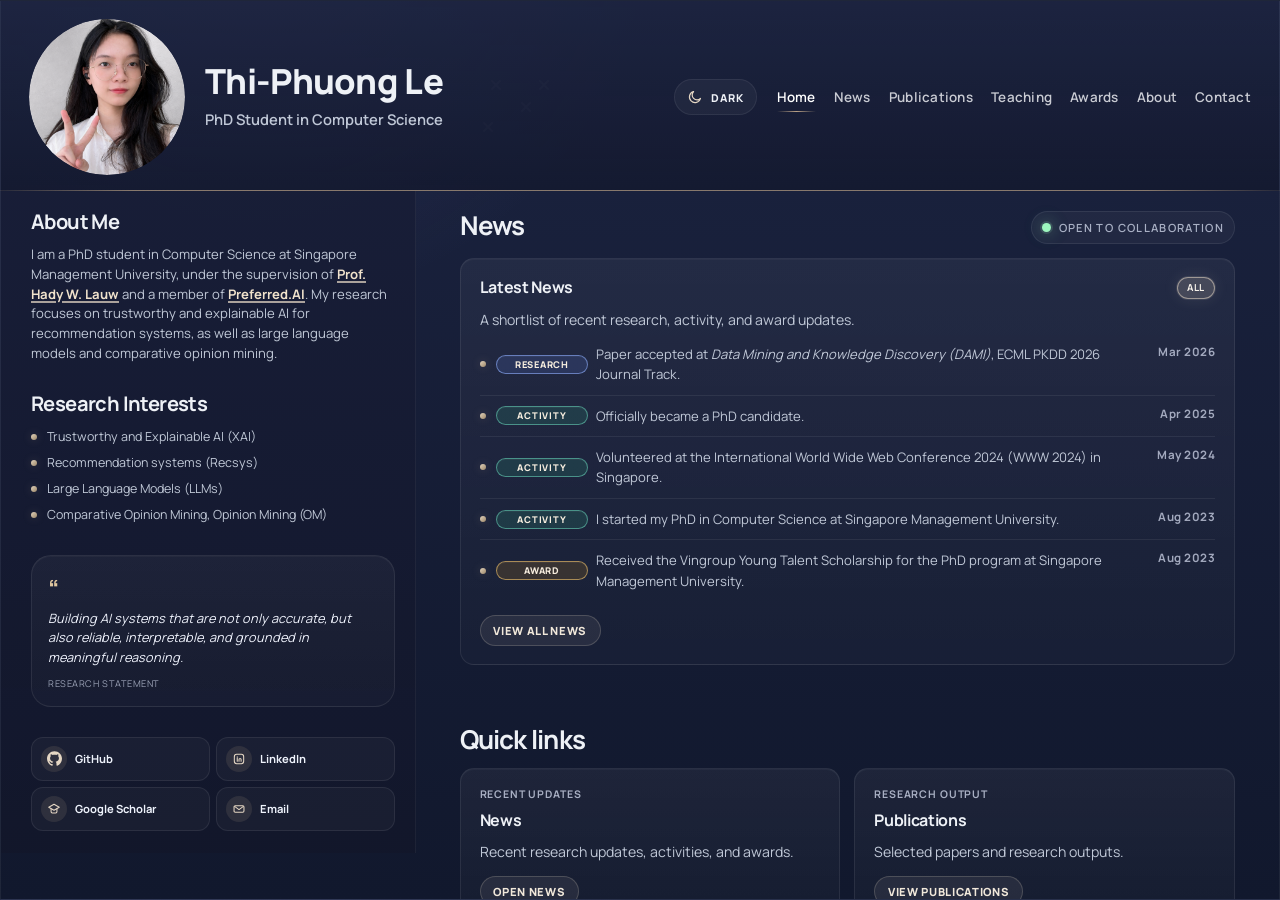
<file: index.html>
<!DOCTYPE html>
<html lang="en">
  <head>
    <meta charset="UTF-8" />
    <meta name="viewport" content="width=device-width, initial-scale=1.0" />
    <title>Thi-Phuong Le | Home</title>
    <meta
      name="description"
      content="Home page for Thi-Phuong Le, PhD Student in Computer Science (Artificial Intelligence) at Singapore Management University."
    />
    <script>
      document.documentElement.classList.add("js");
      try {
        const savedTheme = localStorage.getItem("site-theme");
        if (savedTheme === "light" || savedTheme === "dark") {
          document.documentElement.dataset.theme = savedTheme;
        }
      } catch (error) {}
    </script>
    <link rel="preconnect" href="https://fonts.googleapis.com" />
    <link rel="preconnect" href="https://fonts.gstatic.com" crossorigin />
    <link
      href="https://fonts.googleapis.com/css2?family=Manrope:wght@400;500;600;700;800&amp;display=swap"
      rel="stylesheet"
    />
    <link rel="stylesheet" href="styles.css" />
    <script defer src="script.js"></script>
  </head>
  <body data-page="home">
    <div class="page-shell">
      <main class="reference-board" id="top">
        <header class="topbar reveal">
          <a class="brand" href="index.html" aria-label="Thi-Phuong Le home">
            <span class="avatar avatar--portrait" aria-hidden="true">
              <img class="avatar-photo" src="profile_image.svg" alt="" />
            </span>

            <span class="brand-copy">
              <span class="brand-name">Thi-Phuong Le</span>
              <span class="brand-role">PhD Student in Computer Science</span>
            </span>
          </a>

          <button
            class="theme-toggle"
            type="button"
            aria-pressed="false"
            aria-label="Switch color theme"
            title="Toggle color theme"
          >
            <span class="theme-toggle-icon theme-toggle-icon--sun" aria-hidden="true">
              <svg viewBox="0 0 24 24">
                <circle cx="12" cy="12" r="4.2"></circle>
                <path d="M12 2.5v2.3M12 19.2v2.3M4.8 4.8l1.6 1.6M17.6 17.6l1.6 1.6M2.5 12h2.3M19.2 12h2.3M4.8 19.2l1.6-1.6M17.6 6.4l1.6-1.6"></path>
              </svg>
            </span>
            <span class="theme-toggle-icon theme-toggle-icon--moon" aria-hidden="true">
              <svg viewBox="0 0 24 24">
                <path d="M20.2 14.1A8.4 8.4 0 1 1 9.9 3.8a6.9 6.9 0 1 0 10.3 10.3z"></path>
              </svg>
            </span>
            <span class="theme-toggle-label">Dark</span>
          </button>

          <button
            class="nav-toggle"
            type="button"
            aria-expanded="false"
            aria-controls="site-nav"
            aria-label="Open navigation"
          >
            <span></span>
            <span></span>
          </button>

          <nav class="site-nav" id="site-nav">
            <a href="index.html" data-page="home">Home</a>
            <a href="news.html" data-page="news">News</a>
            <a href="publications.html" data-page="publications">Publications</a>
            <a href="teaching.html" data-page="teaching">Teaching</a>
            <a href="award.html" data-page="award">Awards</a>
            <a href="about.html" data-page="about">About</a>
            <a href="contact.html" data-page="contact">Contact</a>
          </nav>
        </header>

        <div class="accent-line" aria-hidden="true"></div>

        <div class="board-layout">
          <aside class="sidebar reveal">
            <section class="sidebar-block">
              <h2>About Me</h2>
              <p>
                I am a PhD student in Computer Science at Singapore Management
                University, under the supervision of
                <a
                  class="inline-link"
                  href="https://www.hadylauw.com/"
                  target="_blank"
                  rel="noreferrer"
                >Prof. Hady W. Lauw</a>
                and a member of
                <a
                  class="inline-link"
                  href="https://preferred.ai/people"
                  target="_blank"
                  rel="noreferrer"
                >Preferred.AI</a>.
                My research focuses on trustworthy and explainable AI for
                recommendation systems, as well as large language models and
                comparative opinion mining.
              </p>
            </section>

            <section class="sidebar-block sidebar-block--compact">
              <h2>Research Interests</h2>
              <ul class="sidebar-list">
                <li>Trustworthy and Explainable AI (XAI)</li>
                <li>Recommendation systems (Recsys)</li>
                <li>Large Language Models (LLMs)</li>
                <li>Comparative Opinion Mining, Opinion Mining (OM)</li>
              </ul>
            </section>

            <blockquote class="quote-card">
              <span class="quote-mark quote-mark--open">“</span>
              <p>
                <em>Building AI systems that are not only accurate, but also reliable,
                interpretable, and grounded in meaningful reasoning.</em>
              </p>
              <footer>Research statement</footer>
            </blockquote>

            <div class="social-grid" aria-label="Professional links">
                <a
                  class="social-link"
                  href="https://github.com/phuonglt26"
                  target="_blank"
                  rel="noreferrer"
                  aria-label="Open GitHub profile"
                >
                  <span class="social-icon social-icon--github" aria-hidden="true">
                    <svg viewBox="0 0 98 96" role="img" focusable="false">
                      <path d="M41.4395 69.3848C28.8066 67.8535 19.9062 58.7617 19.9062 46.9902C19.9062 42.2051 21.6289 37.0371 24.5 33.5918C23.2559 30.4336 23.4473 23.7344 24.8828 20.959C28.7109 20.4805 33.8789 22.4902 36.9414 25.2656C40.5781 24.1172 44.4062 23.543 49.0957 23.543C53.7852 23.543 57.6133 24.1172 61.0586 25.1699C64.0254 22.4902 69.2891 20.4805 73.1172 20.959C74.457 23.543 74.6484 30.2422 73.4043 33.4961C76.4668 37.1328 78.0937 42.0137 78.0937 46.9902C78.0937 58.7617 69.1934 67.6621 56.3691 69.2891C59.623 71.3945 61.8242 75.9883 61.8242 81.252L61.8242 91.2051C61.8242 94.0762 64.2168 95.7031 67.0879 94.5547C84.4102 87.9512 98 70.6289 98 49.1914C98 22.1074 75.9883 0 48.9043 0C21.8203 0 0 22.1074 0 49.1914C0 70.4375 13.4941 88.0469 31.6777 94.6504C34.2617 95.6074 36.75 93.8848 36.75 91.3008L36.75 83.6445C35.4102 84.2188 33.6875 84.6016 32.1562 84.6016C25.8398 84.6016 22.1074 81.1563 19.4277 74.7441C18.375 72.1602 17.2266 70.6289 15.0254 70.3418C13.877 70.2461 13.4941 69.7676 13.4941 69.1934C13.4941 68.0449 15.4082 67.1836 17.3223 67.1836C20.0977 67.1836 22.4902 68.9063 24.9785 72.4473C26.8926 75.2227 28.9023 76.4668 31.2949 76.4668C33.6875 76.4668 35.2187 75.6055 37.4199 73.4043C39.0469 71.7773 40.291 70.3418 41.4395 69.3848Z" />
                    </svg>
                  </span>
                  <span class="social-label">GitHub</span>
                </a>

                <a
                  class="social-link"
                  href="https://www.linkedin.com/in/phuonglt26/"
                  target="_blank"
                  rel="noreferrer"
                  aria-label="Open LinkedIn profile"
                >
                  <span class="social-icon" aria-hidden="true">
                    <svg viewBox="0 0 24 24" role="img" focusable="false">
                      <rect x="4" y="4" width="16" height="16" rx="4" />
                      <path d="M9 10v6M9 8.25h.01M12 16v-3.2a1.8 1.8 0 0 1 3.6 0V16" />
                    </svg>
                  </span>
                  <span class="social-label">LinkedIn</span>
                </a>

                <a
                  class="social-link"
                  href="https://scholar.google.com/citations?user=2zA7124AAAAJ&amp;hl=vi&amp;authuser=1"
                  target="_blank"
                  rel="noreferrer"
                  aria-label="Open Google Scholar profile"
                >
                  <span class="social-icon" aria-hidden="true">
                    <svg viewBox="0 0 24 24" role="img" focusable="false">
                      <path d="M3 9 12 4l9 5-9 5-9-5Z" />
                      <path d="M7 12v4.5c0 1.2 2.2 2.5 5 2.5s5-1.3 5-2.5V12" />
                    </svg>
                  </span>
                  <span class="social-label">Google Scholar</span>
                </a>

                <a
                  class="social-link"
                  href="mailto:tp.le.2023@phd.smu.edu.sg"
                  aria-label="Send email to tp.le.2023@phd.smu.edu.sg"
                >
                  <span class="social-icon" aria-hidden="true">
                    <svg viewBox="0 0 24 24" role="img" focusable="false">
                      <rect x="3.5" y="6.5" width="17" height="11" rx="2" />
                      <path d="m5 8 7 5 7-5" />
                    </svg>
                  </span>
                  <span class="social-label">Email</span>
                </a>
            </div>
          </aside>

          <section class="content-column">
            <section class="content-group reveal home-section">
              <div class="group-heading">
                <div>
                  <h2>News</h2>
                </div>
                <span class="status-pill status-pill--availability">Open to collaboration</span>
              </div>

              <div class="home-panel-grid home-panel-grid--news">
                <!-- <article class="home-panel home-panel--upcoming">
                  <h3>Upcoming</h3>
                  <p>
                    An upcoming academic activity.
                  </p>
                  <ul class="home-panel-list">
                    <li>
                      <span class="news-tag news-tag--activity">Activity</span>
                      <strong>September 2026:</strong> presenting a paper at
                      ECML PKDD in Naples, Italy.
                    </li>
                  </ul>
                </article> -->

                <article class="home-panel home-panel--scroll home-panel--wide" data-news-filter-group>
                  <div class="home-panel-head">
                    <h3>Latest News</h3>
                    <div class="news-filter-bar" role="group" aria-label="Filter latest news">
                      <button
                        class="news-filter-button is-active"
                        type="button"
                        data-news-filter="all"
                        aria-pressed="true"
                      >
                        All
                      </button>
                    </div>
                  </div>
                  <p>
                    A shortlist of recent research, activity, and award
                    updates.
                  </p>
                  <div class="news-scroll-wrap" data-scroll-fade-wrap>
                    <ul class="home-panel-list home-panel-list--scroll" data-scroll-fade-list>
                      <li data-news-item-tag="research">
                        <span class="news-item-row">
                          <span class="news-item-main">
                            <span class="news-tag news-tag--research">Research</span>
                            <span class="news-item-copy">
                              Paper accepted at
                              <em>Data Mining and Knowledge Discovery (DAMI)</em>,
                              ECML PKDD 2026 Journal Track.
                            </span>
                          </span>
                          <span class="news-date">Mar 2026</span>
                        </span>
                      </li>
                      <li data-news-item-tag="activity">
                        <span class="news-item-row">
                          <span class="news-item-main">
                            <span class="news-tag news-tag--activity">Activity</span>
                            <span class="news-item-copy">
                              Officially became a PhD candidate.
                            </span>
                          </span>
                          <span class="news-date">Apr 2025</span>
                        </span>
                      </li>
                      <li data-news-item-tag="activity">
                        <span class="news-item-row">
                          <span class="news-item-main">
                            <span class="news-tag news-tag--activity">Activity</span>
                            <span class="news-item-copy">
                              Volunteered at the International World Wide Web
                              Conference 2024 (WWW 2024) in Singapore.
                            </span>
                          </span>
                          <span class="news-date">May 2024</span>
                        </span>
                      </li>
                      <li data-news-item-tag="activity">
                        <span class="news-item-row">
                          <span class="news-item-main">
                            <span class="news-tag news-tag--activity">Activity</span>
                            <span class="news-item-copy">
                              I started my PhD in Computer Science at Singapore
                              Management University.
                            </span>
                          </span>
                          <span class="news-date">Aug 2023</span>
                        </span>
                      </li>
                      <li data-news-item-tag="award">
                        <span class="news-item-row">
                          <span class="news-item-main">
                            <span class="news-tag news-tag--award">Award</span>
                            <span class="news-item-copy">
                              Received the Vingroup Young Talent Scholarship for the
                              PhD program at Singapore Management University.
                            </span>
                          </span>
                          <span class="news-date">Aug 2023</span>
                        </span>
                      </li>
                    </ul>
                  </div>
                  <div class="home-panel-actions">
                    <a class="quick-link-action" href="news.html">View all news</a>
                  </div>
                </article>
              </div>
            </section>

            <!-- <section class="content-group reveal home-section">
              <div class="group-heading">
                <div>
                  <h2>Experience</h2>
                  <p class="group-copy">
                    A brief overview of my academic, teaching, and industry
                    experience.
                  </p>
                </div>
              </div>

              <div class="home-panel-grid">
                <article class="home-panel">
                  <h3>Academic &amp; Research Roles</h3>
                  <p>
                    My recent experience has focused on research, teaching, and
                    academic work in computer science and AI.
                  </p>
                  <ul class="experience-list">
                    <li>
                      <strong class="experience-title">AI Researcher</strong>
                      <span class="experience-meta">Singapore Management University · Full-time</span>
                      <span class="experience-meta">Aug 2023 - Present · 2 yrs 9 mos</span>
                      <span class="experience-meta">Singapore · On-site</span>
                    </li>
                    <li>
                      <strong class="experience-title">Teaching Assistant</strong>
                      <span class="experience-meta">Vietnam National University, Hanoi · Full-time</span>
                      <span class="experience-meta">Aug 2022 - Aug 2023 · 1 yr 1 mo</span>
                      <span class="experience-meta">Hanoi, Hanoi, Vietnam · On-site</span>
                    </li>
                  </ul>
                </article>

                <article class="home-panel">
                  <h3>Industry &amp; Technical Roles</h3>
                  <p>
                    Earlier roles built my foundation in data science, software
                    development, and applied machine learning.
                  </p>
                  <ul class="experience-list">
                    <li>
                      <strong class="experience-title">Data Scientist</strong>
                      <span class="experience-meta">VNPT IT · Part-time</span>
                      <span class="experience-meta">Nov 2021 - Jun 2023 · 1 yr 8 mos</span>
                      <span class="experience-meta">Hanoi, Hanoi, Vietnam · On-site</span>
                    </li>
                    <li>
                      <strong class="experience-title">Data Science Intern</strong>
                      <span class="experience-meta">DAGORAS TECHNOLOGY AND COMMUNICATIONS JSC · Part-time</span>
                      <span class="experience-meta">Jun 2021 - Oct 2021 · 5 mos</span>
                      <span class="experience-meta">On-site</span>
                    </li>
                    <li>
                      <strong class="experience-title">React Developer</strong>
                      <span class="experience-meta">Sao Khue · Part-time</span>
                      <span class="experience-meta">Sep 2020 - Feb 2021 · 6 mos</span>
                      <span class="experience-meta">Hanoi, Hanoi, Vietnam</span>
                    </li>
                  </ul>
                </article>
              </div>
            </section> -->

            <section class="content-group reveal home-section">
              <div class="group-heading">
                <div>
                  <h2>Quick links</h2>
                </div>
              </div>

              <div class="quick-link-grid">
                <article class="home-panel quick-link-card">
                  <span class="quick-link-kicker">Recent updates</span>
                  <h3>News</h3>
                  <p>Recent research updates, activities, and awards.</p>
                  <a class="quick-link-action" href="news.html">Open news</a>
                </article>

                <article class="home-panel quick-link-card">
                  <span class="quick-link-kicker">Research output</span>
                  <h3>Publications</h3>
                  <p>Selected papers and research outputs.</p>
                  <a class="quick-link-action" href="publications.html">View publications</a>
                </article>

                <article class="home-panel quick-link-card">
                  <span class="quick-link-kicker">Teaching</span>
                  <h3>Teaching</h3>
                  <p>Courses, courseware support, classroom activities, and mentoring experience.</p>
                  <a class="quick-link-action" href="teaching.html">View teaching</a>
                </article>

                <article class="home-panel quick-link-card">
                  <span class="quick-link-kicker">Recognition</span>
                  <h3>Award</h3>
                  <p>Scholarships, competition prizes, and academic recognition across stages.</p>
                  <a class="quick-link-action" href="award.html">See awards</a>
                </article>

                <article class="home-panel quick-link-card">
                  <span class="quick-link-kicker">Profile</span>
                  <h3>About</h3>
                  <p>Academic background, research direction, and a concise overview of my journey.</p>
                  <a class="quick-link-action" href="about.html">Read about me</a>
                </article>

                <article class="home-panel quick-link-card">
                  <span class="quick-link-kicker">Get in touch</span>
                  <h3>Contact</h3>
                  <p>Email, academic profiles, and a direct message form for research or collaboration.</p>
                  <a class="quick-link-action" href="contact.html">Open contact</a>
                </article>
              </div>
            </section>
          </section>
        </div>
      </main>
    </div>
  </body>
</html>
</file>
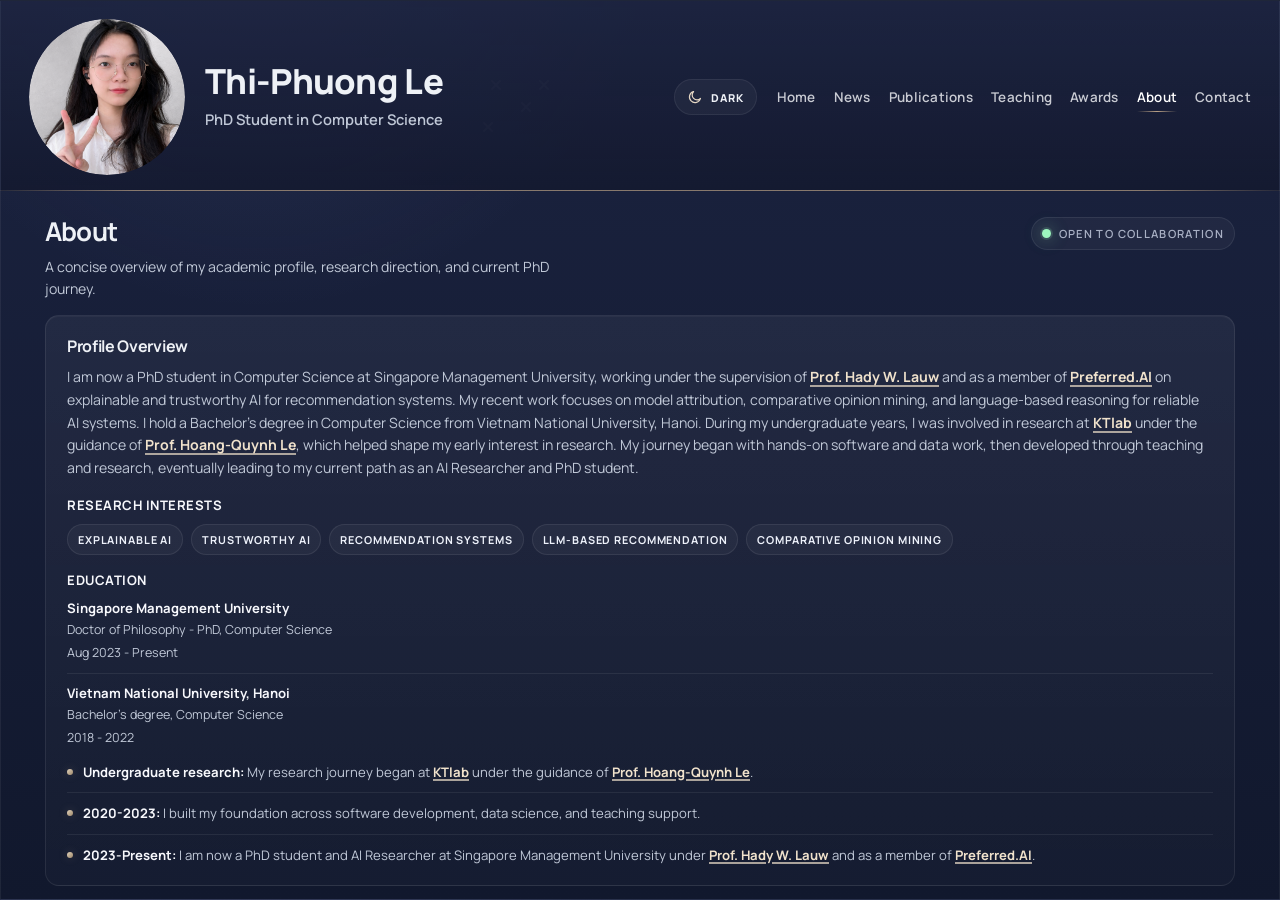
<file: about.html>
<!DOCTYPE html>
<html lang="en">
  <head>
    <meta charset="UTF-8" />
    <meta name="viewport" content="width=device-width, initial-scale=1.0" />
    <title>Thi-Phuong Le | About</title>
    <meta
      name="description"
      content="About page for Thi-Phuong Le, PhD Student in Computer Science (Artificial Intelligence) at Singapore Management University."
    />
    <script>
      document.documentElement.classList.add("js");
      try {
        const savedTheme = localStorage.getItem("site-theme");
        if (savedTheme === "light" || savedTheme === "dark") {
          document.documentElement.dataset.theme = savedTheme;
        }
      } catch (error) {}
    </script>
    <link rel="preconnect" href="https://fonts.googleapis.com" />
    <link rel="preconnect" href="https://fonts.gstatic.com" crossorigin />
    <link
      href="https://fonts.googleapis.com/css2?family=Manrope:wght@400;500;600;700;800&amp;display=swap"
      rel="stylesheet"
    />
    <link rel="stylesheet" href="styles.css" />
    <script defer src="script.js"></script>
  </head>
  <body data-page="about">
    <div class="page-shell">
      <main class="reference-board" id="top">
        <header class="topbar reveal">
          <a class="brand" href="index.html" aria-label="Thi-Phuong Le home">
            <span class="avatar avatar--portrait" aria-hidden="true">
              <img class="avatar-photo" src="profile_image.svg" alt="" />
            </span>

            <span class="brand-copy">
              <span class="brand-name">Thi-Phuong Le</span>
              <span class="brand-role">PhD Student in Computer Science</span>
            </span>
          </a>

          <button
            class="theme-toggle"
            type="button"
            aria-pressed="false"
            aria-label="Switch color theme"
            title="Toggle color theme"
          >
            <span class="theme-toggle-icon theme-toggle-icon--sun" aria-hidden="true">
              <svg viewBox="0 0 24 24">
                <circle cx="12" cy="12" r="4.2"></circle>
                <path d="M12 2.5v2.3M12 19.2v2.3M4.8 4.8l1.6 1.6M17.6 17.6l1.6 1.6M2.5 12h2.3M19.2 12h2.3M4.8 19.2l1.6-1.6M17.6 6.4l1.6-1.6"></path>
              </svg>
            </span>
            <span class="theme-toggle-icon theme-toggle-icon--moon" aria-hidden="true">
              <svg viewBox="0 0 24 24">
                <path d="M20.2 14.1A8.4 8.4 0 1 1 9.9 3.8a6.9 6.9 0 1 0 10.3 10.3z"></path>
              </svg>
            </span>
            <span class="theme-toggle-label">Dark</span>
          </button>

          <button
            class="nav-toggle"
            type="button"
            aria-expanded="false"
            aria-controls="site-nav"
            aria-label="Open navigation"
          >
            <span></span>
            <span></span>
          </button>

          <nav class="site-nav" id="site-nav">
            <a href="index.html" data-page="home">Home</a>
            <a href="news.html" data-page="news">News</a>
            <a href="publications.html" data-page="publications">Publications</a>
            <a href="teaching.html" data-page="teaching">Teaching</a>
            <a href="award.html" data-page="award">Awards</a>
            <a href="about.html" data-page="about">About</a>
            <a href="contact.html" data-page="contact">Contact</a>
          </nav>
        </header>

        <div class="accent-line" aria-hidden="true"></div>

        <div class="board-layout">
          <aside class="sidebar reveal">
            <section class="sidebar-block">
              <h2>About Me</h2>
              <p>
                I am a PhD student in Computer Science at Singapore Management
                University and part of
                <a
                  class="inline-link"
                  href="https://preferred.ai/people"
                  target="_blank"
                  rel="noreferrer"
                >Preferred.AI</a>.
                My research focuses on explainable and trustworthy AI for
                recommendation systems, with a growing interest in model
                attribution, LLM-based recommendation, and comparative opinion
                mining.
              </p>
            </section>

            <section class="sidebar-block sidebar-block--compact">
              <h2>Research Focus</h2>
              <ul class="sidebar-list">
                <li>Explainable and trustworthy AI for recommendation systems</li>
                <li>Model attribution and interpretable learning signals</li>
                <li>Comparative opinion mining and LLM-based recommendation</li>
              </ul>
            </section>

            <blockquote class="quote-card">
              <span class="quote-mark quote-mark--open">“</span>
              <p>
                I want to build AI systems that are not only accurate, but also
                reliable, interpretable, and grounded in meaningful reasoning.
              </p>
              <footer>Research statement</footer>
            </blockquote>

            <div class="fact-grid">
              <div class="fact-card">
                <span>University</span>
                <strong>Singapore Management University</strong>
              </div>
              <div class="fact-card">
                <span>Group</span>
                <strong>Preferred.AI</strong>
              </div>
              <div class="fact-card">
                <span>Focus</span>
                <strong>Explainable and Trustworthy AI</strong>
              </div>
              <div class="fact-card">
                <span>Location</span>
                <strong>Singapore</strong>
              </div>
            </div>
          </aside>

          <section class="content-column">
            <section class="content-group reveal about-page-section">
              <div class="group-heading">
                <div>
                  <h2>About</h2>
                  <p class="group-copy">
                    A concise overview of my academic profile, research
                    direction, and current PhD journey.
                  </p>
                </div>
                <span class="status-pill status-pill--availability">Open to collaboration</span>
              </div>

              <div class="about-page-stack">
                <article class="home-panel about-panel about-panel--overview">
                  <h3>Profile Overview</h3>
                  <p>
                    I am now a PhD student in Computer Science at Singapore
                    Management University, working under the supervision of
                    <a
                      class="inline-link"
                      href="https://www.hadylauw.com/"
                      target="_blank"
                      rel="noreferrer"
                    >Prof. Hady W. Lauw</a>
                    and as a member of
                    <a
                      class="inline-link"
                      href="https://preferred.ai/people"
                      target="_blank"
                      rel="noreferrer"
                    >Preferred.AI</a>
                    on explainable and trustworthy AI for recommendation
                    systems. My recent work
                    focuses on model attribution,
                    comparative opinion mining, and language-based reasoning
                    for reliable AI systems. I hold a Bachelor's degree in Computer Science
                    from Vietnam National University, Hanoi. During my undergraduate years, I
                    was involved in research at
                    <a
                      class="inline-link"
                      href="https://www.fit.uet.vnu.edu.vn/en/knowledge-technology-and-data-science-laboratory/"
                      target="_blank"
                      rel="noreferrer"
                    >KTlab</a>
                    under the guidance of
                    <a
                      class="inline-link"
                      href="https://uet.vnu.edu.vn/~lhquynh/"
                      target="_blank"
                      rel="noreferrer"
                    >Prof. Hoang-Quynh Le</a>,
                    which helped shape my early interest in research. My
                    journey began with hands-on software and data work, then
                    developed through teaching and research, eventually leading
                    to my current path as an AI Researcher and PhD student.
                  </p>
                  <div class="about-subsection">
                    <h4>Research Interests</h4>
                    <div class="home-chip-list">
                      <span class="home-chip">Explainable AI</span>
                      <span class="home-chip">Trustworthy AI</span>
                      <span class="home-chip">Recommendation Systems</span>
                      <span class="home-chip">LLM-based Recommendation</span>
                      <span class="home-chip">Comparative Opinion Mining</span>
                    </div>
                  </div>
                  <div class="about-subsection">
                    <h4>Education</h4>
                    <ul class="about-education-list">
                      <li>
                        <strong>Singapore Management University</strong>
                        <span>Doctor of Philosophy - PhD, Computer Science</span>
                        <span>Aug 2023 - Present</span>
                      </li>
                      <li>
                        <strong>Vietnam National University, Hanoi</strong>
                        <span>Bachelor's degree, Computer Science</span>
                        <span>2018 - 2022</span>
                      </li>
                    </ul>
                  </div>
                  <ul class="home-panel-list about-list">
                    
                    <li>
                      <strong>Undergraduate research:</strong> My research
                      journey began at
                      <a
                        class="inline-link"
                        href="https://www.fit.uet.vnu.edu.vn/en/knowledge-technology-and-data-science-laboratory/"
                        target="_blank"
                        rel="noreferrer"
                      >KTlab</a>
                      under the guidance of
                      <a
                        class="inline-link"
                        href="https://uet.vnu.edu.vn/~lhquynh/"
                        target="_blank"
                        rel="noreferrer"
                      >Prof. Hoang-Quynh Le</a>.
                    </li>
                    <li>
                      <strong>2020-2023:</strong> I built my foundation across
                      software development, data science, and teaching support.
                    </li>
                    <li>
                      <strong>2023-Present:</strong> I am now a PhD student and
                      AI Researcher at Singapore Management University under
                      <a
                        class="inline-link"
                        href="https://www.hadylauw.com/"
                        target="_blank"
                        rel="noreferrer"
                      >Prof. Hady W. Lauw</a>
                      and as a member of
                      <a
                        class="inline-link"
                        href="https://preferred.ai/people"
                        target="_blank"
                        rel="noreferrer"
                      >Preferred.AI</a>.
                    </li>
                  </ul>
                </article>
              </div>
            </section>
          </section>
        </div>
      </main>
    </div>
  </body>
</html>
</file>
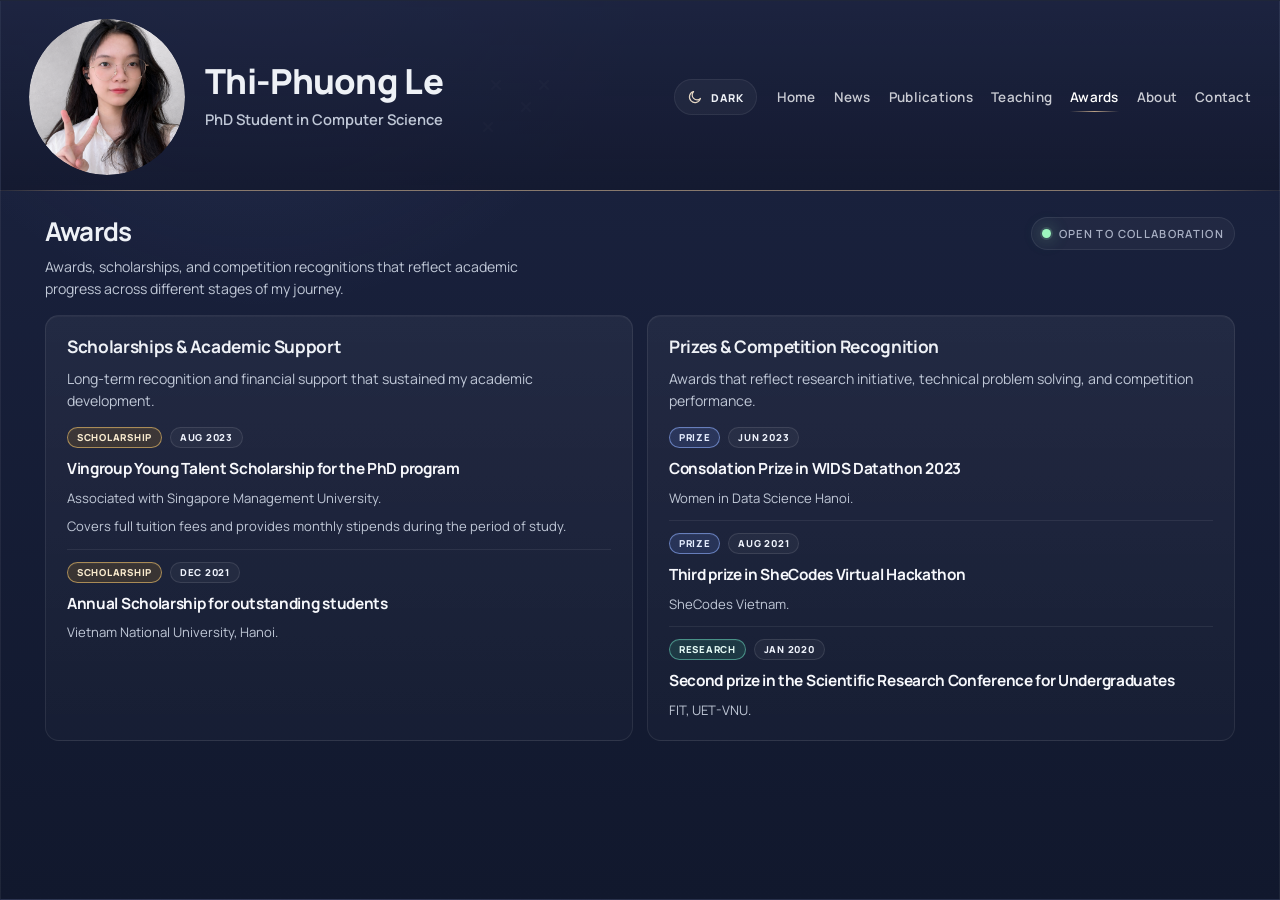
<file: award.html>
<!DOCTYPE html>
<html lang="en">
  <head>
    <meta charset="UTF-8" />
    <meta name="viewport" content="width=device-width, initial-scale=1.0" />
    <title>Thi-Phuong Le | Award</title>
    <meta
      name="description"
      content="Awards page for Thi-Phuong Le, PhD Student in Computer Science (Artificial Intelligence) at Singapore Management University."
    />
    <script>
      document.documentElement.classList.add("js");
      try {
        const savedTheme = localStorage.getItem("site-theme");
        if (savedTheme === "light" || savedTheme === "dark") {
          document.documentElement.dataset.theme = savedTheme;
        }
      } catch (error) {}
    </script>
    <link rel="preconnect" href="https://fonts.googleapis.com" />
    <link rel="preconnect" href="https://fonts.gstatic.com" crossorigin />
    <link
      href="https://fonts.googleapis.com/css2?family=Manrope:wght@400;500;600;700;800&amp;display=swap"
      rel="stylesheet"
    />
    <link rel="stylesheet" href="styles.css" />
    <script defer src="script.js"></script>
  </head>
  <body data-page="award">
    <div class="page-shell">
      <main class="reference-board" id="top">
        <header class="topbar reveal">
          <a class="brand" href="index.html" aria-label="Thi-Phuong Le home">
            <span class="avatar avatar--portrait" aria-hidden="true">
              <img class="avatar-photo" src="profile_image.svg" alt="" />
            </span>

            <span class="brand-copy">
              <span class="brand-name">Thi-Phuong Le</span>
              <span class="brand-role">PhD Student in Computer Science</span>
            </span>
          </a>

          <button
            class="theme-toggle"
            type="button"
            aria-pressed="false"
            aria-label="Switch color theme"
            title="Toggle color theme"
          >
            <span class="theme-toggle-icon theme-toggle-icon--sun" aria-hidden="true">
              <svg viewBox="0 0 24 24">
                <circle cx="12" cy="12" r="4.2"></circle>
                <path d="M12 2.5v2.3M12 19.2v2.3M4.8 4.8l1.6 1.6M17.6 17.6l1.6 1.6M2.5 12h2.3M19.2 12h2.3M4.8 19.2l1.6-1.6M17.6 6.4l1.6-1.6"></path>
              </svg>
            </span>
            <span class="theme-toggle-icon theme-toggle-icon--moon" aria-hidden="true">
              <svg viewBox="0 0 24 24">
                <path d="M20.2 14.1A8.4 8.4 0 1 1 9.9 3.8a6.9 6.9 0 1 0 10.3 10.3z"></path>
              </svg>
            </span>
            <span class="theme-toggle-label">Dark</span>
          </button>

          <button
            class="nav-toggle"
            type="button"
            aria-expanded="false"
            aria-controls="site-nav"
            aria-label="Open navigation"
          >
            <span></span>
            <span></span>
          </button>

          <nav class="site-nav" id="site-nav">
            <a href="index.html" data-page="home">Home</a>
            <a href="news.html" data-page="news">News</a>
            <a href="publications.html" data-page="publications">Publications</a>
            <a href="teaching.html" data-page="teaching">Teaching</a>
            <a href="award.html" data-page="award">Awards</a>
            <a href="about.html" data-page="about">About</a>
            <a href="contact.html" data-page="contact">Contact</a>
          </nav>
        </header>

        <div class="accent-line" aria-hidden="true"></div>

        <div class="board-layout">
          <aside class="sidebar reveal">
            <section class="sidebar-block">
              <h2>Awards</h2>
              <p>
                This page highlights scholarships, competition prizes, and academic
                recognitions across my journey from undergraduate study to PhD.
              </p>
            </section>

            <section class="sidebar-block sidebar-block--compact">
              <h2>Recognition Areas</h2>
              <ul class="sidebar-list">
                <li>Scholarships and long-term academic support</li>
                <li>Datathon and hackathon recognitions</li>
                <li>Research and student excellence awards</li>
              </ul>
            </section>

            <blockquote class="quote-card">
              <span class="quote-mark quote-mark--open">“</span>
              <p>
                Awards are not the center of research, but they do show
                recognition, trust, and steady growth over time.
              </p>
              <footer>Awards note</footer>
            </blockquote>

            <div class="fact-grid">
              <div class="fact-card">
                <span>Scope</span>
                <strong>Scholarships and recognition</strong>
              </div>
              <div class="fact-card">
                <span>Use</span>
                <strong>Visible academic milestones</strong>
              </div>
              <div class="fact-card">
                <span>Includes</span>
                <strong>Scholarships and prizes</strong>
              </div>
              <div class="fact-card">
                <span>Best Format</span>
                <strong>Short date-based entries</strong>
              </div>
            </div>
          </aside>

          <section class="content-column">
            <section class="content-group reveal award-page-section">
              <div class="group-heading">
                <div>
                  <h2>Awards</h2>
                  <p class="group-copy">
                    Awards, scholarships, and competition recognitions that
                    reflect academic progress across different stages of my
                    journey.
                  </p>
                </div>
                <span class="status-pill status-pill--availability">Open to collaboration</span>
              </div>

              <div class="award-page-stack">
                <div class="award-split">
                  <article class="home-panel award-panel">
                    <h3>Scholarships &amp; Academic Support</h3>
                    <p>
                      Long-term recognition and financial support that sustained
                      my academic development.
                    </p>
                    <div class="award-list">
                      <article class="award-item">
                        <div class="award-item-head">
                          <div class="award-item-tags">
                            <span class="award-type award-type--scholarship">Scholarship</span>
                            <span class="award-year">Aug 2023</span>
                          </div>
                        </div>
                        <h4>Vingroup Young Talent Scholarship for the PhD program</h4>
                        <p class="award-meta">
                          Associated with Singapore Management University.
                        </p>
                        <p class="award-note">
                          Covers full tuition fees and provides monthly stipends
                          during the period of study.
                        </p>
                      </article>

                      <article class="award-item">
                        <div class="award-item-head">
                          <div class="award-item-tags">
                            <span class="award-type award-type--scholarship">Scholarship</span>
                            <span class="award-year">Dec 2021</span>
                          </div>
                        </div>
                        <h4>Annual Scholarship for outstanding students</h4>
                        <p class="award-meta">
                          Vietnam National University, Hanoi.
                        </p>
                      </article>
                    </div>
                  </article>

                  <article class="home-panel award-panel">
                    <h3>Prizes &amp; Competition Recognition</h3>
                    <p>
                      Awards that reflect research initiative, technical problem
                      solving, and competition performance.
                    </p>
                    <div class="award-list">
                      <article class="award-item">
                        <div class="award-item-head">
                          <div class="award-item-tags">
                            <span class="award-type award-type--prize">Prize</span>
                            <span class="award-year">Jun 2023</span>
                          </div>
                        </div>
                        <h4>Consolation Prize in WIDS Datathon 2023</h4>
                        <p class="award-meta">
                          Women in Data Science Hanoi.
                        </p>
                      </article>

                      <article class="award-item">
                        <div class="award-item-head">
                          <div class="award-item-tags">
                            <span class="award-type award-type--prize">Prize</span>
                            <span class="award-year">Aug 2021</span>
                          </div>
                        </div>
                        <h4>Third prize in SheCodes Virtual Hackathon</h4>
                        <p class="award-meta">
                          SheCodes Vietnam.
                        </p>
                      </article>

                      <article class="award-item">
                        <div class="award-item-head">
                          <div class="award-item-tags">
                            <span class="award-type award-type--research">Research</span>
                            <span class="award-year">Jan 2020</span>
                          </div>
                        </div>
                        <h4>Second prize in the Scientific Research Conference for Undergraduates</h4>
                        <p class="award-meta">
                          FIT, UET-VNU.
                        </p>
                      </article>
                    </div>
                  </article>
                </div>
              </div>
            </section>
          </section>
        </div>
      </main>
    </div>
  </body>
</html>
</file>
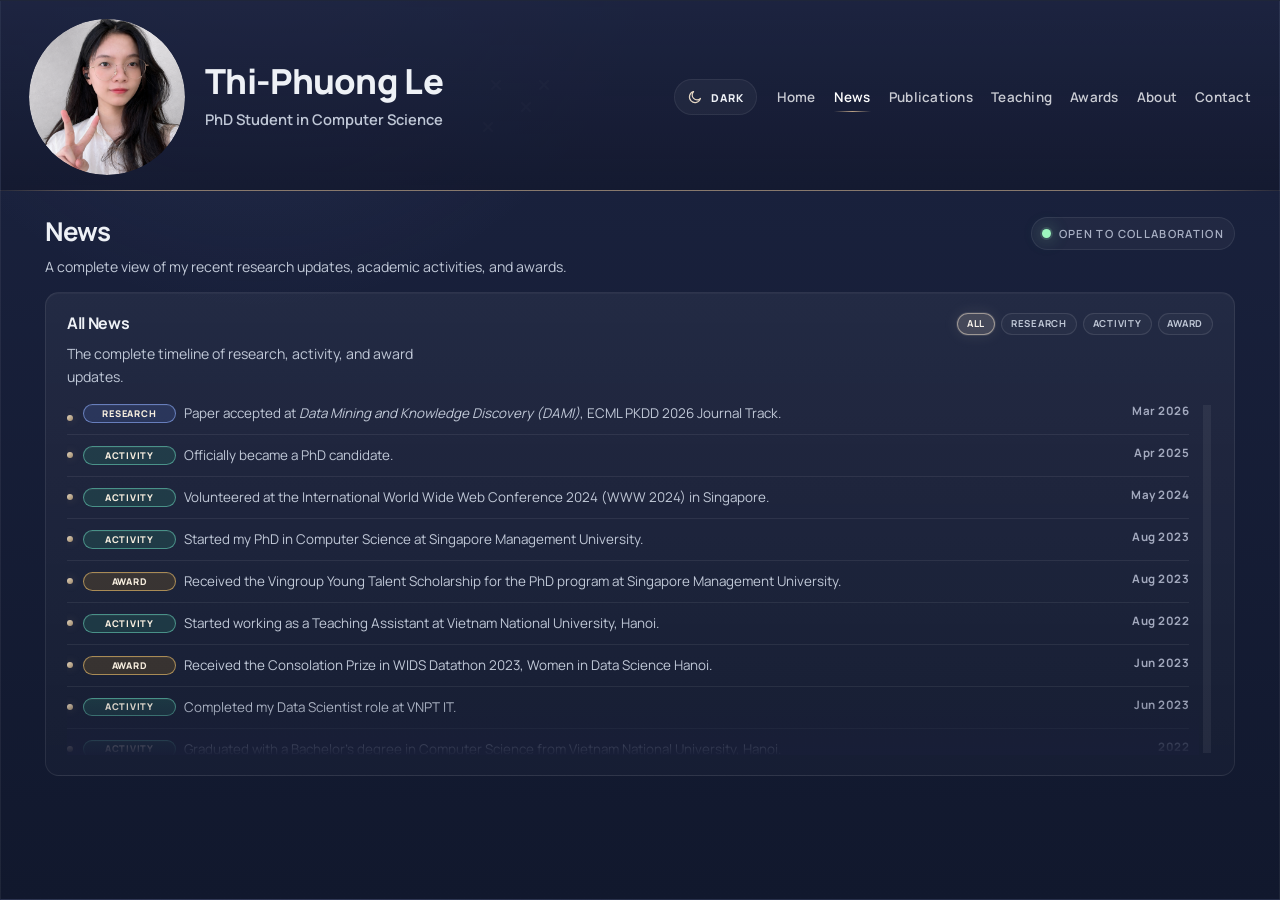
<file: news.html>
<!DOCTYPE html>
<html lang="en">
  <head>
    <meta charset="UTF-8" />
    <meta name="viewport" content="width=device-width, initial-scale=1.0" />
    <title>Thi-Phuong Le | News</title>
    <meta
      name="description"
      content="News page for Thi-Phuong Le, PhD Student in Computer Science (Artificial Intelligence) at Singapore Management University."
    />
    <script>
      document.documentElement.classList.add("js");
      try {
        const savedTheme = localStorage.getItem("site-theme");
        if (savedTheme === "light" || savedTheme === "dark") {
          document.documentElement.dataset.theme = savedTheme;
        }
      } catch (error) {}
    </script>
    <link rel="preconnect" href="https://fonts.googleapis.com" />
    <link rel="preconnect" href="https://fonts.gstatic.com" crossorigin />
    <link
      href="https://fonts.googleapis.com/css2?family=Manrope:wght@400;500;600;700;800&amp;display=swap"
      rel="stylesheet"
    />
    <link rel="stylesheet" href="styles.css" />
    <script defer src="script.js"></script>
  </head>
  <body data-page="news">
    <div class="page-shell">
      <main class="reference-board" id="top">
        <header class="topbar reveal">
          <a class="brand" href="index.html" aria-label="Thi-Phuong Le home">
            <span class="avatar avatar--portrait" aria-hidden="true">
              <img class="avatar-photo" src="profile_image.svg" alt="" />
            </span>

            <span class="brand-copy">
              <span class="brand-name">Thi-Phuong Le</span>
              <span class="brand-role">PhD Student in Computer Science</span>
            </span>
          </a>

          <button
            class="theme-toggle"
            type="button"
            aria-pressed="false"
            aria-label="Switch color theme"
            title="Toggle color theme"
          >
            <span class="theme-toggle-icon theme-toggle-icon--sun" aria-hidden="true">
              <svg viewBox="0 0 24 24">
                <circle cx="12" cy="12" r="4.2"></circle>
                <path d="M12 2.5v2.3M12 19.2v2.3M4.8 4.8l1.6 1.6M17.6 17.6l1.6 1.6M2.5 12h2.3M19.2 12h2.3M4.8 19.2l1.6-1.6M17.6 6.4l1.6-1.6"></path>
              </svg>
            </span>
            <span class="theme-toggle-icon theme-toggle-icon--moon" aria-hidden="true">
              <svg viewBox="0 0 24 24">
                <path d="M20.2 14.1A8.4 8.4 0 1 1 9.9 3.8a6.9 6.9 0 1 0 10.3 10.3z"></path>
              </svg>
            </span>
            <span class="theme-toggle-label">Dark</span>
          </button>

          <button
            class="nav-toggle"
            type="button"
            aria-expanded="false"
            aria-controls="site-nav"
            aria-label="Open navigation"
          >
            <span></span>
            <span></span>
          </button>

          <nav class="site-nav" id="site-nav">
            <a href="index.html" data-page="home">Home</a>
            <a href="news.html" data-page="news">News</a>
            <a href="publications.html" data-page="publications">Publications</a>
            <a href="teaching.html" data-page="teaching">Teaching</a>
            <a href="award.html" data-page="award">Awards</a>
            <a href="about.html" data-page="about">About</a>
            <a href="contact.html" data-page="contact">Contact</a>
          </nav>
        </header>

        <div class="accent-line" aria-hidden="true"></div>

        <div class="board-layout">
          <aside class="sidebar reveal">
            <section class="sidebar-block">
              <h2>News</h2>
              <p>
                This page collects recent papers, research milestones, and ongoing
                academic updates related to my PhD work.
              </p>
            </section>

            <section class="sidebar-block sidebar-block--compact">
              <h2>What To Post</h2>
              <ul class="sidebar-list">
                <li>New papers, preprints, and submission milestones</li>
                <li>Research talks, seminars, and academic updates</li>
                <li>Progress in recommendation systems and opinion mining research</li>
              </ul>
            </section>

            <blockquote class="quote-card">
              <span class="quote-mark quote-mark--open">“</span>
              <p>
                A news page makes ongoing research visible even while papers and
                larger projects are still evolving.
              </p>
              <footer>Why news matters</footer>
            </blockquote>

            <div class="fact-grid">
              <div class="fact-card">
                <span>Use</span>
                <strong>Recent updates</strong>
              </div>
              <div class="fact-card">
                <span>Format</span>
                <strong>Short date-based notes</strong>
              </div>
              <div class="fact-card">
                <span>Audience</span>
                <strong>Collaborators and visitors</strong>
              </div>
              <div class="fact-card">
                <span>Benefit</span>
                <strong>Shows active momentum</strong>
              </div>
            </div>
          </aside>

          <section class="content-column">
            <section class="content-group reveal news-page-section">
              <div class="group-heading">
                <div>
                  <h2>News</h2>
                  <p class="group-copy">
                    A complete view of my recent research updates, academic
                    activities, and awards.
                  </p>
                </div>
                <span class="status-pill status-pill--availability">Open to collaboration</span>
              </div>

              <div class="news-page-stack">
                <article class="home-panel news-page-panel news-page-panel--all" data-news-filter-group>
                  <div class="home-panel-head">
                    <div class="news-page-head-copy">
                      <h3>All News</h3>
                      <p>
                        The complete timeline of research, activity, and award
                        updates.
                      </p>
                    </div>
                    <div class="news-filter-bar" role="group" aria-label="Filter all news">
                      <button
                        class="news-filter-button is-active"
                        type="button"
                        data-news-filter="all"
                        aria-pressed="true"
                      >
                        All
                      </button>
                      <button
                        class="news-filter-button"
                        type="button"
                        data-news-filter="research"
                        aria-pressed="false"
                      >
                        Research
                      </button>
                      <button
                        class="news-filter-button"
                        type="button"
                        data-news-filter="activity"
                        aria-pressed="false"
                      >
                        Activity
                      </button>
                      <button
                        class="news-filter-button"
                        type="button"
                        data-news-filter="award"
                        aria-pressed="false"
                      >
                        Award
                      </button>
                    </div>
                  </div>

                  <div class="news-scroll-wrap" data-scroll-fade-wrap>
                    <ul class="home-panel-list home-panel-list--scroll news-page-list news-page-list--timeline" data-scroll-fade-list>
                      <li data-news-item-tag="research">
                        <span class="news-item-row">
                          <span class="news-item-main">
                            <span class="news-tag news-tag--research">Research</span>
                            <span class="news-item-copy">
                              Paper accepted at
                              <em>Data Mining and Knowledge Discovery (DAMI)</em>,
                              ECML PKDD 2026 Journal Track.
                            </span>
                          </span>
                          <span class="news-date">Mar 2026</span>
                        </span>
                      </li>
                      <li data-news-item-tag="activity">
                        <span class="news-item-row">
                          <span class="news-item-main">
                            <span class="news-tag news-tag--activity">Activity</span>
                            <span class="news-item-copy">
                              Officially became a PhD candidate.
                            </span>
                          </span>
                          <span class="news-date">Apr 2025</span>
                        </span>
                      </li>
                      <li data-news-item-tag="activity">
                        <span class="news-item-row">
                          <span class="news-item-main">
                            <span class="news-tag news-tag--activity">Activity</span>
                            <span class="news-item-copy">
                              Volunteered at the International World Wide Web
                              Conference 2024 (WWW 2024) in Singapore.
                            </span>
                          </span>
                          <span class="news-date">May 2024</span>
                        </span>
                      </li>
                      <li data-news-item-tag="activity">
                        <span class="news-item-row">
                          <span class="news-item-main">
                            <span class="news-tag news-tag--activity">Activity</span>
                            <span class="news-item-copy">
                              Started my PhD in Computer Science at Singapore
                              Management University.
                            </span>
                          </span>
                          <span class="news-date">Aug 2023</span>
                        </span>
                      </li>
                      <li data-news-item-tag="award">
                        <span class="news-item-row">
                          <span class="news-item-main">
                            <span class="news-tag news-tag--award">Award</span>
                            <span class="news-item-copy">
                              Received the Vingroup Young Talent Scholarship for the
                              PhD program at Singapore Management University.
                            </span>
                          </span>
                          <span class="news-date">Aug 2023</span>
                        </span>
                      </li>
                      <li data-news-item-tag="activity">
                        <span class="news-item-row">
                          <span class="news-item-main">
                            <span class="news-tag news-tag--activity">Activity</span>
                            <span class="news-item-copy">
                              Started working as a Teaching Assistant at Vietnam
                              National University, Hanoi.
                            </span>
                          </span>
                          <span class="news-date">Aug 2022</span>
                        </span>
                      </li>
                      <li data-news-item-tag="award">
                        <span class="news-item-row">
                          <span class="news-item-main">
                            <span class="news-tag news-tag--award">Award</span>
                            <span class="news-item-copy">
                              Received the Consolation Prize in WIDS Datathon 2023,
                              Women in Data Science Hanoi.
                            </span>
                          </span>
                          <span class="news-date">Jun 2023</span>
                        </span>
                      </li>
                      <li data-news-item-tag="activity">
                        <span class="news-item-row">
                          <span class="news-item-main">
                            <span class="news-tag news-tag--activity">Activity</span>
                            <span class="news-item-copy">
                              Completed my Data Scientist role at VNPT IT.
                            </span>
                          </span>
                          <span class="news-date">Jun 2023</span>
                        </span>
                      </li>
                      <li data-news-item-tag="activity">
                        <span class="news-item-row">
                          <span class="news-item-main">
                            <span class="news-tag news-tag--activity">Activity</span>
                            <span class="news-item-copy">
                              Graduated with a Bachelor's degree in Computer Science
                              from Vietnam National University, Hanoi.
                            </span>
                          </span>
                          <span class="news-date">2022</span>
                        </span>
                      </li>
                      <li data-news-item-tag="award">
                        <span class="news-item-row">
                          <span class="news-item-main">
                            <span class="news-tag news-tag--award">Award</span>
                            <span class="news-item-copy">
                              Received the Annual Scholarship for outstanding students
                              at Vietnam National University, Hanoi.
                            </span>
                          </span>
                          <span class="news-date">Dec 2021</span>
                        </span>
                      </li>
                      <li data-news-item-tag="activity">
                        <span class="news-item-row">
                          <span class="news-item-main">
                            <span class="news-tag news-tag--activity">Activity</span>
                            <span class="news-item-copy">
                              Started working as a Data Scientist at VNPT IT.
                            </span>
                          </span>
                          <span class="news-date">Nov 2021</span>
                        </span>
                      </li>
                      <li data-news-item-tag="research">
                        <span class="news-item-row">
                          <span class="news-item-main">
                            <span class="news-tag news-tag--research">Research</span>
                            <span class="news-item-copy">
                              Paper accepted at
                              <em>The 13th IEEE International Conference on Knowledge
                              and Systems Engineering (KSE 2021)</em>.
                            </span>
                          </span>
                          <span class="news-date">Sep 2021</span>
                        </span>
                      </li>
                      <li data-news-item-tag="activity">
                        <span class="news-item-row">
                          <span class="news-item-main">
                            <span class="news-tag news-tag--activity">Activity</span>
                            <span class="news-item-copy">
                              Started a Data Science Internship at DAGORAS
                              Technology and Communications JSC.
                            </span>
                          </span>
                          <span class="news-date">Jun 2021</span>
                        </span>
                      </li>
                      <li data-news-item-tag="award">
                        <span class="news-item-row">
                          <span class="news-item-main">
                            <span class="news-tag news-tag--award">Award</span>
                            <span class="news-item-copy">
                              Won Third prize in the SheCodes Virtual Hackathon,
                              SheCodes Vietnam.
                            </span>
                          </span>
                          <span class="news-date">Aug 2021</span>
                        </span>
                      </li>
                      <li data-news-item-tag="award">
                        <span class="news-item-row">
                          <span class="news-item-main">
                            <span class="news-tag news-tag--award">Award</span>
                            <span class="news-item-copy">
                              Won Second prize in the Scientific Research Conference
                              for Undergraduates, FIT, UET-VNU.
                            </span>
                          </span>
                          <span class="news-date">Jan 2020</span>
                        </span>
                      </li>
                      <li data-news-item-tag="activity">
                        <span class="news-item-row">
                          <span class="news-item-main">
                            <span class="news-tag news-tag--activity">Activity</span>
                            <span class="news-item-copy">
                              Started my undergraduate studies in Computer Science
                              at Vietnam National University, Hanoi.
                            </span>
                          </span>
                          <span class="news-date">2018</span>
                        </span>
                      </li>
                    </ul>
                  </div>
                </article>
              </div>
            </div>
          </section>
        </div>
      </main>
    </div>
  </body>
</html>
</file>
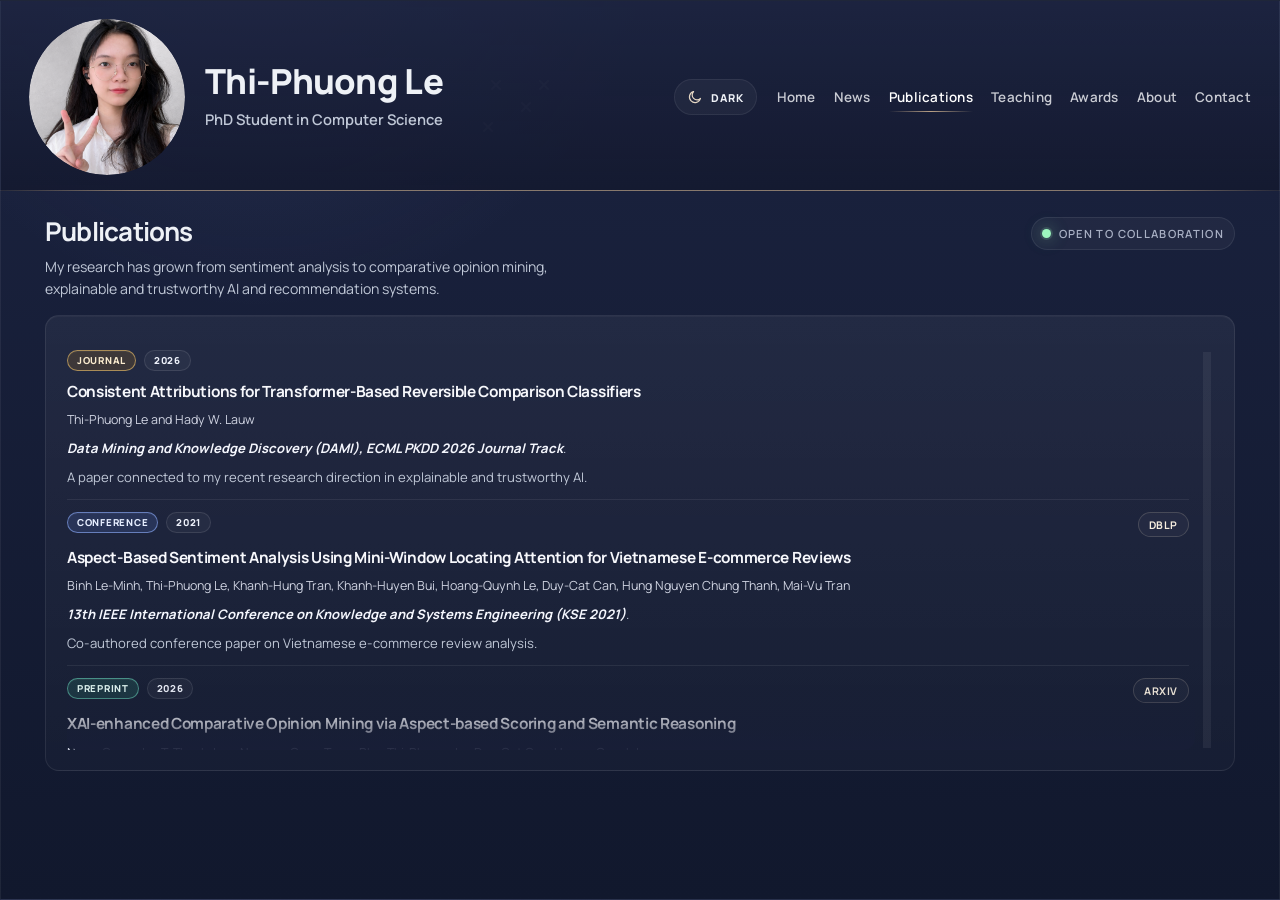
<file: publications.html>
<!DOCTYPE html>
<html lang="en">
  <head>
    <meta charset="UTF-8" />
    <meta name="viewport" content="width=device-width, initial-scale=1.0" />
    <title>Thi-Phuong Le | Publications</title>
    <meta
      name="description"
      content="Publications page for Thi-Phuong Le, PhD Student in Computer Science (Artificial Intelligence) at Singapore Management University."
    />
    <script>
      document.documentElement.classList.add("js");
      try {
        const savedTheme = localStorage.getItem("site-theme");
        if (savedTheme === "light" || savedTheme === "dark") {
          document.documentElement.dataset.theme = savedTheme;
        }
      } catch (error) {}
    </script>
    <link rel="preconnect" href="https://fonts.googleapis.com" />
    <link rel="preconnect" href="https://fonts.gstatic.com" crossorigin />
    <link
      href="https://fonts.googleapis.com/css2?family=Manrope:wght@400;500;600;700;800&amp;display=swap"
      rel="stylesheet"
    />
    <link rel="stylesheet" href="styles.css" />
    <script defer src="script.js"></script>
  </head>
  <body data-page="publications">
    <div class="page-shell">
      <main class="reference-board" id="top">
        <header class="topbar reveal">
          <a class="brand" href="index.html" aria-label="Thi-Phuong Le home">
            <span class="avatar avatar--portrait" aria-hidden="true">
              <img class="avatar-photo" src="profile_image.svg" alt="" />
            </span>

            <span class="brand-copy">
              <span class="brand-name">Thi-Phuong Le</span>
              <span class="brand-role">PhD Student in Computer Science</span>
            </span>
          </a>

          <button
            class="theme-toggle"
            type="button"
            aria-pressed="false"
            aria-label="Switch color theme"
            title="Toggle color theme"
          >
            <span class="theme-toggle-icon theme-toggle-icon--sun" aria-hidden="true">
              <svg viewBox="0 0 24 24">
                <circle cx="12" cy="12" r="4.2"></circle>
                <path d="M12 2.5v2.3M12 19.2v2.3M4.8 4.8l1.6 1.6M17.6 17.6l1.6 1.6M2.5 12h2.3M19.2 12h2.3M4.8 19.2l1.6-1.6M17.6 6.4l1.6-1.6"></path>
              </svg>
            </span>
            <span class="theme-toggle-icon theme-toggle-icon--moon" aria-hidden="true">
              <svg viewBox="0 0 24 24">
                <path d="M20.2 14.1A8.4 8.4 0 1 1 9.9 3.8a6.9 6.9 0 1 0 10.3 10.3z"></path>
              </svg>
            </span>
            <span class="theme-toggle-label">Dark</span>
          </button>

          <button
            class="nav-toggle"
            type="button"
            aria-expanded="false"
            aria-controls="site-nav"
            aria-label="Open navigation"
          >
            <span></span>
            <span></span>
          </button>

          <nav class="site-nav" id="site-nav">
            <a href="index.html" data-page="home">Home</a>
            <a href="news.html" data-page="news">News</a>
            <a href="publications.html" data-page="publications">Publications</a>
            <a href="teaching.html" data-page="teaching">Teaching</a>
            <a href="award.html" data-page="award">Awards</a>
            <a href="about.html" data-page="about">About</a>
            <a href="contact.html" data-page="contact">Contact</a>
          </nav>
        </header>

        <div class="accent-line" aria-hidden="true"></div>

        <div class="board-layout">
          <aside class="sidebar reveal">
            <section class="sidebar-block">
              <h2>Publication Notes</h2>
              <p>
                This page highlights selected papers and research outputs related to
                recommendation systems, explainable AI, and opinion mining.
              </p>
            </section>

            <section class="sidebar-block sidebar-block--compact">
              <h2>Topics</h2>
              <ul class="sidebar-list">
                <li>Explainable and trustworthy AI for recommendation systems</li>
                <li>Model attribution and LLM-based recommendation</li>
                <li>Comparative opinion mining and aspect-level reasoning</li>
              </ul>
            </section>

            <blockquote class="quote-card">
              <span class="quote-mark quote-mark--open">“</span>
              <p>
                I aim to publish work that is technically grounded, interpretable,
                and useful for trustworthy AI research.
              </p>
              <footer>Publication goal</footer>
            </blockquote>

            <div class="fact-grid">
              <div class="fact-card">
                <span>Formats</span>
                <strong>Papers, posters, talks</strong>
              </div>
              <div class="fact-card">
                <span>Status</span>
                <strong>Selected + in progress</strong>
              </div>
              <div class="fact-card">
                <span>Style</span>
                <strong>Clear and evidence-driven</strong>
              </div>
              <div class="fact-card">
                <span>Goal</span>
                <strong>Growing publication profile</strong>
              </div>
            </div>
          </aside>

          <section class="content-column">
            <section class="content-group reveal publication-page-section">
              <div class="group-heading">
                <div>
                  <h2>Publications</h2>
                  <p class="group-copy">
                    My research has grown from sentiment analysis to comparative opinion mining, explainable
                    and trustworthy AI and
                    recommendation systems.
                  </p>
                </div>
                <span class="status-pill status-pill--availability">Open to collaboration</span>
              </div>

              <div class="publication-page-stack">
                <article class="home-panel publication-panel publication-panel--featured">
                  <!-- <div class="home-panel-head">
                    <div class="publication-head-copy">
                      <h3>Selected Publications</h3>
                      <p class="publication-head-note">
                        Selected research outputs with publication type shown on
                        each entry.
                      </p>
                    </div>
                  </div> -->

                  <div class="news-scroll-wrap publication-scroll-wrap" data-scroll-fade-wrap>
                    <div class="publication-list publication-list--scroll" data-scroll-fade-list>
                    <article class="publication-item">
                      <div class="publication-item-head">
                        <div class="publication-item-tags">
                          <span class="publication-type publication-type--journal">Journal</span>
                          <span class="publication-year">2026</span>
                        </div>
                      </div>
                      <h4>Consistent Attributions for Transformer-Based Reversible Comparison Classifiers</h4>
                      <p class="publication-authors">
                        Thi-Phuong Le and Hady W. Lauw
                      </p>
                      <p class="publication-meta">
                        <strong><em>Data Mining and Knowledge Discovery (DAMI),
                        ECML PKDD 2026 Journal Track</em></strong>.
                      </p>
                      <p class="publication-note">
                        A paper connected to my recent research
                        direction in explainable and trustworthy AI.
                      </p>
                    </article>

                    <article class="publication-item">
                      <div class="publication-item-head">
                        <div class="publication-item-tags">
                          <span class="publication-type publication-type--conference">Conference</span>
                          <span class="publication-year">2021</span>
                        </div>
                        <a
                          class="publication-action"
                          href="https://dblp.org/rec/conf/kse/Le-MinhLTBLCTT21"
                          target="_blank"
                          rel="noreferrer"
                        >DBLP</a>
                      </div>
                      <h4>Aspect-Based Sentiment Analysis Using Mini-Window Locating Attention for Vietnamese E-commerce Reviews</h4>
                      <p class="publication-authors">
                        Binh Le-Minh, Thi-Phuong Le, Khanh-Hung Tran,
                        Khanh-Huyen Bui, Hoang-Quynh Le, Duy-Cat Can, Hung
                        Nguyen Chung Thanh, Mai-Vu Tran
                      </p>
                      <p class="publication-meta">
                        <strong><em>13th IEEE International Conference on Knowledge and
                        Systems Engineering (KSE 2021)</em></strong>.
                      </p>
                      <p class="publication-note">
                        Co-authored conference paper on Vietnamese e-commerce review
                        analysis.
                      </p>
                    </article>
                    <article class="publication-item">
                      <div class="publication-item-head">
                        <div class="publication-item-tags">
                          <span class="publication-type publication-type--preprint">Preprint</span>
                          <span class="publication-year">2026</span>
                        </div>
                        <a
                          class="publication-action"
                          href="https://arxiv.org/abs/2603.01212"
                          target="_blank"
                          rel="noreferrer"
                        >arXiv</a>
                      </div>
                      <h4>XAI-enhanced Comparative Opinion Mining via Aspect-based Scoring and Semantic Reasoning</h4>
                      <p class="publication-authors">
                        Ngoc-Quang Le, T. Thanh-Lam Nguyen, Quoc-Trung Phu,
                        Thi-Phuong Le, Duy-Cat Can, Hoang-Quynh Le
                      </p>
                      <p class="publication-meta">
                        arXiv preprint, March 2026.
                      </p>
                    </article>

                    <article class="publication-item">
                      <div class="publication-item-head">
                        <div class="publication-item-tags">
                          <span class="publication-type publication-type--preprint">Preprint</span>
                          <span class="publication-year">2026</span>
                        </div>
                        <a
                          class="publication-action"
                          href="https://arxiv.org/abs/2601.13575"
                          target="_blank"
                          rel="noreferrer"
                        >arXiv</a>
                      </div>
                      <h4>Comparing Without Saying: A Dataset and Benchmark for Implicit Comparative Opinion Mining from Same-User Reviews</h4>
                      <p class="publication-authors">
                        Thanh-Lam T. Nguyen, Ngoc-Quang Le, Quoc-Trung Phu,
                        Thi-Phuong Le, Ngoc-Huyen Pham, Phuong-Nguyen Nguyen,
                        Hoang-Quynh Le
                      </p>
                      <p class="publication-meta">
                        arXiv preprint, January 2026.
                      </p>
                    </article>
                    </div>
                  </div>
                </article>
              </div>
            </section>
          </section>
        </div>
      </main>
    </div>
  </body>
</html>
</file>
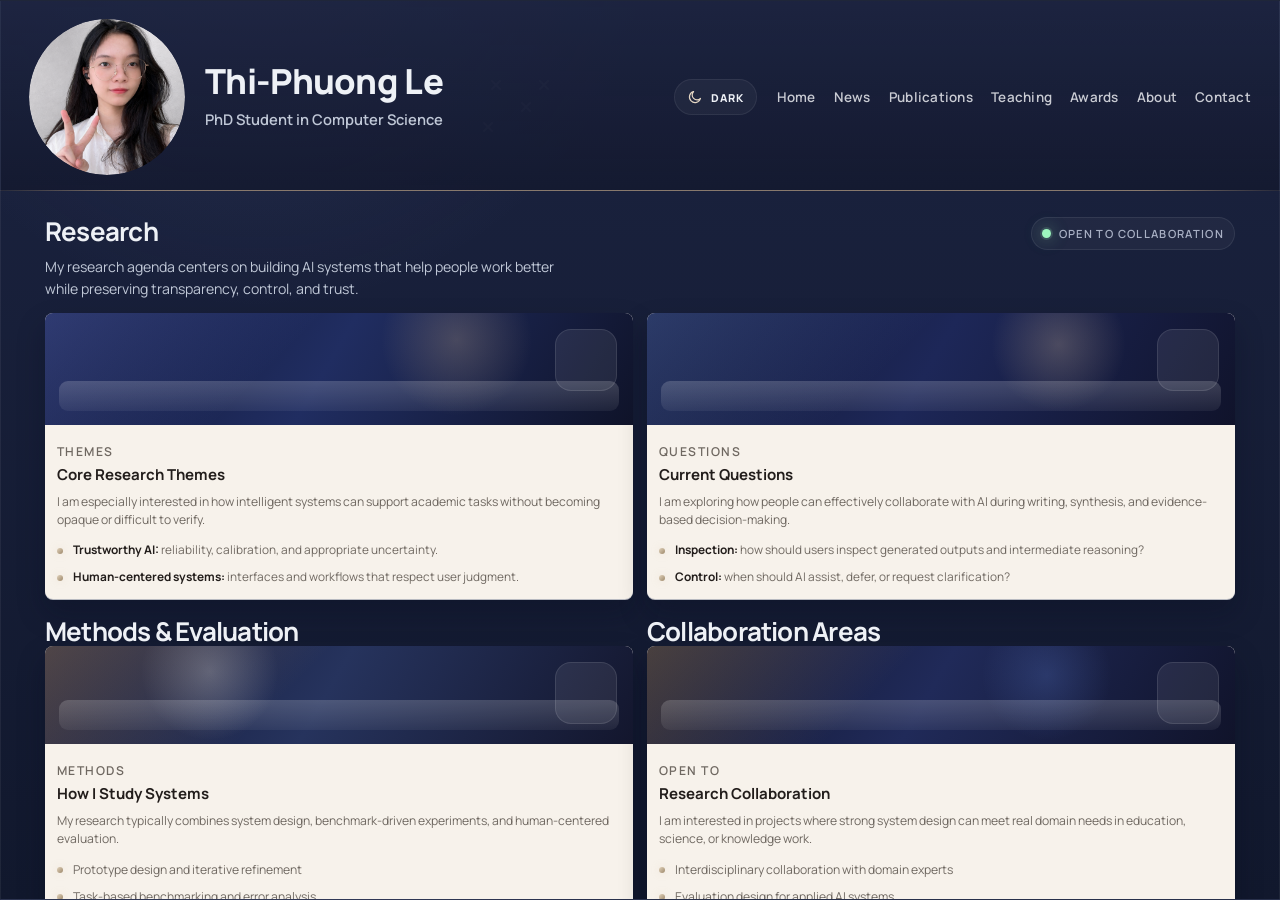
<file: research.html>
<!DOCTYPE html>
<html lang="en">
  <head>
    <meta charset="UTF-8" />
    <meta name="viewport" content="width=device-width, initial-scale=1.0" />
    <title>Thi-Phuong Le | Research</title>
    <meta
      name="description"
      content="Research page for Thi-Phuong Le, PhD Student in Computer Science (Artificial Intelligence) at Singapore Management University."
    />
    <script>
      document.documentElement.classList.add("js");
      try {
        const savedTheme = localStorage.getItem("site-theme");
        if (savedTheme === "light" || savedTheme === "dark") {
          document.documentElement.dataset.theme = savedTheme;
        }
      } catch (error) {}
    </script>
    <link rel="preconnect" href="https://fonts.googleapis.com" />
    <link rel="preconnect" href="https://fonts.gstatic.com" crossorigin />
    <link
      href="https://fonts.googleapis.com/css2?family=Manrope:wght@400;500;600;700;800&amp;display=swap"
      rel="stylesheet"
    />
    <link rel="stylesheet" href="styles.css" />
    <script defer src="script.js"></script>
  </head>
  <body data-page="research">
    <div class="page-shell">
      <main class="reference-board" id="top">
        <header class="topbar reveal">
          <a class="brand" href="index.html" aria-label="Thi-Phuong Le home">
            <span class="avatar avatar--portrait" aria-hidden="true">
              <img class="avatar-photo" src="profile_image.svg" alt="" />
            </span>

            <span class="brand-copy">
              <span class="brand-name">Thi-Phuong Le</span>
              <span class="brand-role">PhD Student in Computer Science</span>
            </span>
          </a>

          <button
            class="theme-toggle"
            type="button"
            aria-pressed="false"
            aria-label="Switch color theme"
            title="Toggle color theme"
          >
            <span class="theme-toggle-icon theme-toggle-icon--sun" aria-hidden="true">
              <svg viewBox="0 0 24 24">
                <circle cx="12" cy="12" r="4.2"></circle>
                <path d="M12 2.5v2.3M12 19.2v2.3M4.8 4.8l1.6 1.6M17.6 17.6l1.6 1.6M2.5 12h2.3M19.2 12h2.3M4.8 19.2l1.6-1.6M17.6 6.4l1.6-1.6"></path>
              </svg>
            </span>
            <span class="theme-toggle-icon theme-toggle-icon--moon" aria-hidden="true">
              <svg viewBox="0 0 24 24">
                <path d="M20.2 14.1A8.4 8.4 0 1 1 9.9 3.8a6.9 6.9 0 1 0 10.3 10.3z"></path>
              </svg>
            </span>
            <span class="theme-toggle-label">Dark</span>
          </button>

          <button
            class="nav-toggle"
            type="button"
            aria-expanded="false"
            aria-controls="site-nav"
            aria-label="Open navigation"
          >
            <span></span>
            <span></span>
          </button>

          <nav class="site-nav" id="site-nav">
            <a href="index.html" data-page="home">Home</a>
            <a href="news.html" data-page="news">News</a>
            <a href="publications.html" data-page="publications">Publications</a>
            <a href="teaching.html" data-page="teaching">Teaching</a>
            <a href="award.html" data-page="award">Awards</a>
            <a href="about.html" data-page="about">About</a>
            <a href="contact.html" data-page="contact">Contact</a>
          </nav>
        </header>

        <div class="accent-line" aria-hidden="true"></div>

        <div class="board-layout">
          <aside class="sidebar reveal">
            <section class="sidebar-block">
              <h2>About Me</h2>
              <p>
                I work on trustworthy and human-centered AI systems, with a particular
                interest in how these systems can support academic work responsibly.
              </p>
            </section>

            <section class="sidebar-block sidebar-block--compact">
              <h2>Research Focus</h2>
              <ul class="sidebar-list">
                <li>Reliability and transparency in LLM-assisted workflows</li>
                <li>Human-centered evaluation of research support systems</li>
                <li>Design of practical tools for writing and synthesis</li>
              </ul>
            </section>

            <blockquote class="quote-card">
              <span class="quote-mark quote-mark--open">“</span>
              <p>
                Good research tools should be fast and helpful, but they also need to be
                inspectable, explainable, and honest about their limits.
              </p>
              <footer>Research perspective</footer>
            </blockquote>

            <div class="fact-grid">
              <div class="fact-card">
                <span>Main Area</span>
                <strong>Trustworthy AI</strong>
              </div>
              <div class="fact-card">
                <span>Methods</span>
                <strong>Design, prototyping, evaluation</strong>
              </div>
              <div class="fact-card">
                <span>Context</span>
                <strong>Academic workflows</strong>
              </div>
              <div class="fact-card">
                <span>Interest</span>
                <strong>Cross-disciplinary collaboration</strong>
              </div>
            </div>
          </aside>

          <section class="content-column">
            <section class="content-group reveal">
              <div class="group-heading">
                <div>
                  <h2>Research</h2>
                  <p class="group-copy">
                    My research agenda centers on building AI systems that help people
                    work better while preserving transparency, control, and trust.
                  </p>
                </div>
                <span class="status-pill status-pill--availability">Open to collaboration</span>
              </div>

              <div class="portfolio-grid">
                <article class="portfolio-card reveal">
                  <div class="card-visual card-visual--research" aria-hidden="true"></div>

                  <div class="card-copy">
                    <p class="eyebrow">Themes</p>
                    <h3>Core Research Themes</h3>
                    <p>
                      I am especially interested in how intelligent systems can support
                      academic tasks without becoming opaque or difficult to verify.
                    </p>
                    <ul class="detail-list">
                      <li>
                        <strong>Trustworthy AI:</strong> reliability, calibration, and
                        appropriate uncertainty.
                      </li>
                      <li>
                        <strong>Human-centered systems:</strong> interfaces and workflows
                        that respect user judgment.
                      </li>
                    </ul>
                  </div>
                </article>

                <article class="portfolio-card reveal">
                  <div class="card-visual card-visual--projects" aria-hidden="true"></div>

                  <div class="card-copy">
                    <p class="eyebrow">Questions</p>
                    <h3>Current Questions</h3>
                    <p>
                      I am exploring how people can effectively collaborate with AI during
                      writing, synthesis, and evidence-based decision-making.
                    </p>
                    <ul class="detail-list">
                      <li>
                        <strong>Inspection:</strong> how should users inspect generated
                        outputs and intermediate reasoning?
                      </li>
                      <li>
                        <strong>Control:</strong> when should AI assist, defer, or request
                        clarification?
                      </li>
                    </ul>
                  </div>
                </article>
              </div>
            </section>

            <div class="lower-grid">
              <section class="content-group reveal">
                <h2>Methods &amp; Evaluation</h2>

                <article class="portfolio-card portfolio-card--mini">
                  <div class="card-visual card-visual--publications" aria-hidden="true"></div>

                  <div class="card-copy card-copy--mini">
                    <p class="eyebrow">Methods</p>
                    <h3>How I Study Systems</h3>
                    <p>
                      My research typically combines system design, benchmark-driven
                      experiments, and human-centered evaluation.
                    </p>
                    <ul class="detail-list detail-list--compact">
                      <li>Prototype design and iterative refinement</li>
                      <li>Task-based benchmarking and error analysis</li>
                      <li>User studies and workflow observation</li>
                    </ul>
                  </div>
                </article>
              </section>

              <section class="content-group reveal">
                <h2>Collaboration Areas</h2>

                <article class="portfolio-card portfolio-card--mini">
                  <div class="card-visual card-visual--contact" aria-hidden="true"></div>

                  <div class="card-copy card-copy--mini">
                    <p class="eyebrow">Open To</p>
                    <h3>Research Collaboration</h3>
                    <p>
                      I am interested in projects where strong system design can meet real
                      domain needs in education, science, or knowledge work.
                    </p>
                    <ul class="detail-list detail-list--compact">
                      <li>Interdisciplinary collaboration with domain experts</li>
                      <li>Evaluation design for applied AI systems</li>
                      <li>Academic writing and research workflow tools</li>
                    </ul>
                  </div>
                </article>
              </section>
            </div>
          </section>
        </div>
      </main>
    </div>
  </body>
</html>
</file>
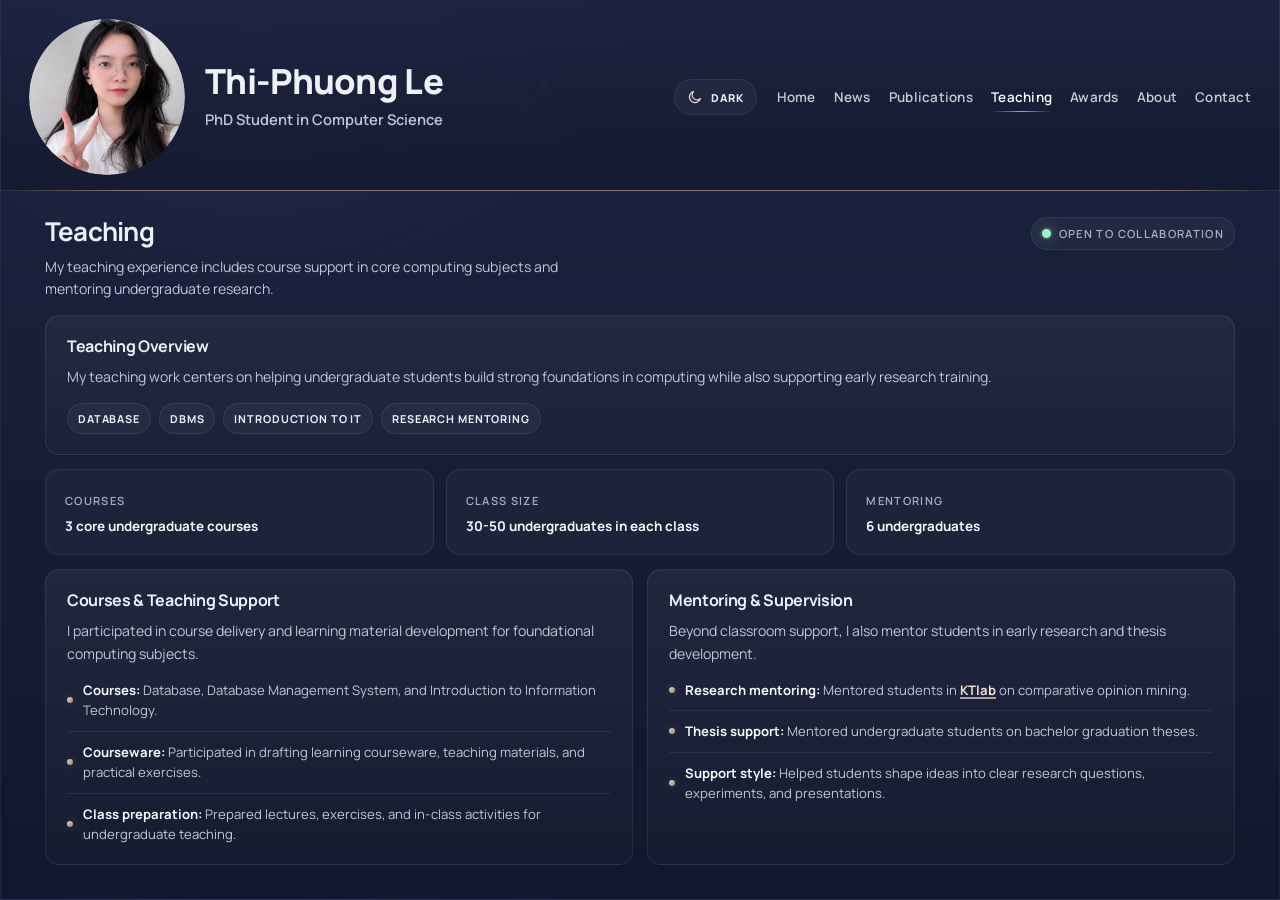
<file: teaching.html>
<!DOCTYPE html>
<html lang="en">
  <head>
    <meta charset="UTF-8" />
    <meta name="viewport" content="width=device-width, initial-scale=1.0" />
    <title>Thi-Phuong Le | Teaching</title>
    <meta
      name="description"
      content="Teaching page for Thi-Phuong Le, PhD Student in Computer Science (Artificial Intelligence) at Singapore Management University."
    />
    <script>
      document.documentElement.classList.add("js");
      try {
        const savedTheme = localStorage.getItem("site-theme");
        if (savedTheme === "light" || savedTheme === "dark") {
          document.documentElement.dataset.theme = savedTheme;
        }
      } catch (error) {}
    </script>
    <link rel="preconnect" href="https://fonts.googleapis.com" />
    <link rel="preconnect" href="https://fonts.gstatic.com" crossorigin />
    <link
      href="https://fonts.googleapis.com/css2?family=Manrope:wght@400;500;600;700;800&amp;display=swap"
      rel="stylesheet"
    />
    <link rel="stylesheet" href="styles.css" />
    <script defer src="script.js"></script>
  </head>
  <body data-page="teaching">
    <div class="page-shell">
      <main class="reference-board" id="top">
        <header class="topbar reveal">
          <a class="brand" href="index.html" aria-label="Thi-Phuong Le home">
            <span class="avatar avatar--portrait" aria-hidden="true">
              <img class="avatar-photo" src="profile_image.svg" alt="" />
            </span>

            <span class="brand-copy">
              <span class="brand-name">Thi-Phuong Le</span>
              <span class="brand-role">PhD Student in Computer Science</span>
            </span>
          </a>

          <button
            class="theme-toggle"
            type="button"
            aria-pressed="false"
            aria-label="Switch color theme"
            title="Toggle color theme"
          >
            <span class="theme-toggle-icon theme-toggle-icon--sun" aria-hidden="true">
              <svg viewBox="0 0 24 24">
                <circle cx="12" cy="12" r="4.2"></circle>
                <path d="M12 2.5v2.3M12 19.2v2.3M4.8 4.8l1.6 1.6M17.6 17.6l1.6 1.6M2.5 12h2.3M19.2 12h2.3M4.8 19.2l1.6-1.6M17.6 6.4l1.6-1.6"></path>
              </svg>
            </span>
            <span class="theme-toggle-icon theme-toggle-icon--moon" aria-hidden="true">
              <svg viewBox="0 0 24 24">
                <path d="M20.2 14.1A8.4 8.4 0 1 1 9.9 3.8a6.9 6.9 0 1 0 10.3 10.3z"></path>
              </svg>
            </span>
            <span class="theme-toggle-label">Dark</span>
          </button>

          <button
            class="nav-toggle"
            type="button"
            aria-expanded="false"
            aria-controls="site-nav"
            aria-label="Open navigation"
          >
            <span></span>
            <span></span>
          </button>

          <nav class="site-nav" id="site-nav">
            <a href="index.html" data-page="home">Home</a>
            <a href="news.html" data-page="news">News</a>
            <a href="publications.html" data-page="publications">Publications</a>
            <a href="teaching.html" data-page="teaching">Teaching</a>
            <a href="award.html" data-page="award">Awards</a>
            <a href="about.html" data-page="about">About</a>
            <a href="contact.html" data-page="contact">Contact</a>
          </nav>
        </header>

        <div class="accent-line" aria-hidden="true"></div>

        <div class="board-layout">
          <aside class="sidebar reveal">
            <section class="sidebar-block">
              <h2>Teaching</h2>
              <p>
                I enjoy teaching because it helps transform complex technical ideas into
                clear, practical knowledge that others can actually use.
              </p>
            </section>

            <section class="sidebar-block sidebar-block--compact">
              <h2>Focus Areas</h2>
              <ul class="sidebar-list">
                <li>Teaching assistant work for AI, data, and computing courses</li>
                <li>Mentoring student research in KTlab and bachelor theses</li>
                <li>Helping others communicate technical work more clearly</li>
              </ul>
            </section>

            <blockquote class="quote-card">
              <span class="quote-mark quote-mark--open">“</span>
              <p>
                Teaching is one of the best ways to test whether an idea is truly clear,
                useful, and worth sharing.
              </p>
              <footer>Teaching philosophy</footer>
            </blockquote>

            <div class="fact-grid">
              <div class="fact-card">
                <span>Role</span>
                <strong>Teaching assistant</strong>
              </div>
              <div class="fact-card">
                <span>Style</span>
                <strong>Clear and supportive</strong>
              </div>
              <div class="fact-card">
                <span>Focus</span>
                <strong>Mentoring and structure</strong>
              </div>
              <div class="fact-card">
                <span>Audience</span>
                <strong>Students and junior researchers</strong>
              </div>
            </div>
          </aside>

          <section class="content-column">
            <section class="content-group reveal teaching-page-section">
              <div class="group-heading">
                <div>
                  <h2>Teaching</h2>
                  <p class="group-copy">
                    My teaching experience includes course support in core
                    computing subjects and mentoring undergraduate research.
                  </p>
                </div>
                <span class="status-pill status-pill--availability">Open to collaboration</span>
              </div>

              <div class="teaching-page-stack">
                <article class="home-panel teaching-panel teaching-panel--overview">
                  <h3>Teaching Overview</h3>
                  <p>
                    My teaching work centers on helping undergraduate students
                    build strong foundations in computing while also supporting
                    early research training.
                  </p>
                  <div class="home-chip-list">
                    <span class="home-chip">Database</span>
                    <span class="home-chip">DBMS</span>
                    <span class="home-chip">Introduction To IT</span>
                    <span class="home-chip">Research Mentoring</span>
                  </div>
                </article>

                <div class="home-signal-grid teaching-signal-grid">
                  <div class="home-signal-card">
                    <span>Courses</span>
                    <strong>3 core undergraduate courses</strong>
                  </div>
                  <div class="home-signal-card">
                    <span>Class Size</span>
                    <strong>30-50 undergraduates in each class</strong>
                  </div>
                  <div class="home-signal-card">
                    <span>Mentoring</span>
                    <strong>6 undergraduates</strong>
                  </div>
                </div>

                <div class="teaching-split">
                  <article class="home-panel teaching-panel">
                    <h3>Courses &amp; Teaching Support</h3>
                    <p>
                      I participated in course delivery and learning material
                      development for foundational computing subjects.
                    </p>
                    <ul class="home-panel-list teaching-list">
                      <li>
                        <strong>Courses:</strong> Database, Database Management
                        System, and Introduction to Information Technology.
                      </li>
                      <li>
                        <strong>Courseware:</strong> Participated in drafting
                        learning courseware, teaching materials, and practical
                        exercises.
                      </li>
                      <li>
                        <strong>Class preparation:</strong> Prepared lectures,
                        exercises, and in-class activities for undergraduate
                        teaching.
                      </li>
                    </ul>
                  </article>

                  <article class="home-panel teaching-panel">
                    <h3>Mentoring &amp; Supervision</h3>
                    <p>
                      Beyond classroom support, I also mentor students in early
                      research and thesis development.
                    </p>
                    <ul class="home-panel-list teaching-list">
                      <li>
                        <strong>Research mentoring:</strong> Mentored students in
                        <a
                          class="inline-link"
                          href="https://www.fit.uet.vnu.edu.vn/en/knowledge-technology-and-data-science-laboratory/"
                          target="_blank"
                          rel="noreferrer"
                        >KTlab</a>
                        on comparative opinion mining.
                      </li>
                      <li>
                        <strong>Thesis support:</strong> Mentored undergraduate
                        students on bachelor graduation theses.
                      </li>
                      <li>
                        <strong>Support style:</strong> Helped students shape
                        ideas into clear research questions, experiments, and
                        presentations.
                      </li>
                    </ul>
                  </article>
                </div>
              </div>
            </section>
          </section>
        </div>
      </main>
    </div>
  </body>
</html>
</file>
<file: styles.css>
:root {
  --bg: #0b1018;
  --board-top: #1b2340;
  --board-bottom: #11182d;
  --sidebar-top: rgba(24, 30, 55, 0.95);
  --sidebar-bottom: rgba(18, 23, 43, 0.94);
  --card: #f7f2eb;
  --card-text: #221d1b;
  --card-muted: #6f6861;
  --text: #eef1f6;
  --muted: #c0c8d7;
  --accent: #b9a186;
  --accent-strong: #e5d7c4;
  --line: rgba(255, 255, 255, 0.07);
  --shadow: 0 26px 70px rgba(3, 8, 18, 0.32);
  --radius-xl: 28px;
  --radius-lg: 20px;
  --radius-md: 14px;
  --radius-sm: 10px;
  --max-width: 1480px;
}

*,
*::before,
*::after {
  box-sizing: border-box;
}

html {
  scroll-behavior: smooth;
  color-scheme: dark;
}

:root[data-theme="light"] {
  color-scheme: light;
  --bg: #f4f0e8;
  --board-top: #fbf8f2;
  --board-bottom: #f1ebe1;
  --sidebar-top: rgba(251, 248, 242, 0.98);
  --sidebar-bottom: rgba(245, 239, 230, 0.96);
  --card: #fffdfa;
  --card-text: #21282d;
  --card-muted: #615a53;
  --text: #1c2731;
  --muted: #505a64;
  --accent: #9b8466;
  --accent-strong: #6d5a43;
  --line: rgba(58, 57, 52, 0.12);
  --shadow: 0 16px 40px rgba(68, 60, 49, 0.08);
}

.reference-board [id]:not(#top) {
  scroll-margin-top: 110px;
}

body {
  margin: 0;
  min-height: 100vh;
  display: grid;
  place-items: center;
  overflow-x: hidden;
  color: var(--text);
  font-family: "Manrope", sans-serif;
  background:
    radial-gradient(circle at top, rgba(122, 132, 188, 0.14), transparent 34%),
    radial-gradient(circle at 14% 20%, rgba(208, 189, 148, 0.05), transparent 18%),
    linear-gradient(180deg, #0b1018 0%, #0e1321 100%);
}

body::before {
  content: "";
  position: fixed;
  inset: 0;
  pointer-events: none;
  z-index: -1;
  background:
    linear-gradient(125deg, transparent 0 24%, rgba(255, 255, 255, 0.02) 24% 25%, transparent 25% 100%),
    linear-gradient(305deg, transparent 0 74%, rgba(255, 255, 255, 0.02) 74% 75%, transparent 75% 100%);
  opacity: 0.46;
}

a {
  color: inherit;
  text-decoration: none;
}

button {
  font: inherit;
}

.page-shell {
  width: 100vw;
  padding: 0;
}

.reference-board {
  position: relative;
  overflow: visible;
  min-height: 100vh;
  border-radius: 0;
  background:
    radial-gradient(circle at 20% -10%, rgba(122, 132, 188, 0.14), transparent 28%),
    linear-gradient(180deg, var(--board-top) 0%, var(--board-bottom) 100%);
  border: 1px solid rgba(255, 255, 255, 0.06);
  box-shadow: var(--shadow);
}

.reference-board::before {
  content: "";
  position: absolute;
  inset: 0;
  background-image: url("data:image/svg+xml,%3Csvg xmlns='http://www.w3.org/2000/svg' width='180' height='120' viewBox='0 0 180 120'%3E%3Cg stroke='%23ffffff' stroke-opacity='.08' stroke-width='2' stroke-linecap='round'%3E%3Cpath d='M96 18l8 8M104 18l-8 8'/%3E%3Cpath d='M126 40l8 8M134 40l-8 8'/%3E%3Cpath d='M88 60l8 8M96 60l-8 8'/%3E%3Cpath d='M144 18l8 8M152 18l-8 8'/%3E%3C/g%3E%3C/svg%3E");
  background-repeat: no-repeat;
  background-position: 36% 8%;
  pointer-events: none;
}

.topbar {
  position: sticky;
  top: 0;
  z-index: 12;
  flex: 0 0 auto;
  display: flex;
  align-items: center;
  justify-content: space-between;
  gap: 20px;
  padding: 18px 28px 16px;
  border-top-left-radius: 0;
  border-top-right-radius: 0;
  background:
    linear-gradient(180deg, rgba(29, 36, 64, 0.84), rgba(19, 24, 45, 0.78));
  backdrop-filter: blur(0);
  transition:
    background 220ms ease,
    box-shadow 220ms ease,
    backdrop-filter 220ms ease;
}

.topbar::after {
  content: "";
  position: absolute;
  left: -28px;
  right: -28px;
  bottom: 0;
  height: 1px;
  background: linear-gradient(
    90deg,
    transparent 0%,
    rgba(185, 161, 134, 0.7) 12%,
    rgba(185, 161, 134, 0.7) 88%,
    transparent 100%
  );
}

.topbar.is-stuck {
  background:
    linear-gradient(180deg, rgba(29, 36, 64, 0.95), rgba(19, 24, 45, 0.91));
  box-shadow: 0 12px 28px rgba(5, 8, 22, 0.26);
  backdrop-filter: blur(14px);
}

.brand {
  display: inline-flex;
  align-items: center;
  gap: 20px;
  min-width: 0;
}

.avatar {
  flex: 0 0 auto;
}

.avatar--portrait {
  position: relative;
  width: 156px;
  height: 156px;
  padding: 0;
  overflow: hidden;
  box-sizing: border-box;
  border-radius: 50%;
  border: 0;
  background: transparent;
  box-shadow: none;
}

.avatar-photo {
  display: block;
  width: 100%;
  height: 100%;
  border-radius: 50%;
  object-fit: cover;
  object-position: center 28%;
}

.brand-copy {
  display: inline-flex;
  flex-direction: column;
  gap: 12px;
  min-width: 0;
}

.brand-name {
  font-family: "Manrope", sans-serif;
  font-size: clamp(2.16rem, 2.65vw, 2.76rem);
  font-weight: 800;
  letter-spacing: -0.02em;
  line-height: 0.96;
}

.brand-role {
  color: var(--muted);
  font-size: 0.92rem;
  font-weight: 600;
  line-height: 1.35;
}

.site-nav {
  display: inline-flex;
  align-items: center;
  gap: 18px;
}

.site-nav a {
  position: relative;
  color: rgba(240, 241, 245, 0.82);
  font-size: 0.84rem;
  font-weight: 600;
  letter-spacing: 0.02em;
  transition: color 180ms ease;
}

.site-nav a::after {
  content: "";
  position: absolute;
  left: 0;
  right: 0;
  bottom: -6px;
  height: 1px;
  background: linear-gradient(90deg, transparent, var(--accent), transparent);
  opacity: 0;
  transform: scaleX(0.7);
  transition:
    opacity 180ms ease,
    transform 180ms ease;
}

.site-nav a:hover,
.site-nav a:focus-visible,
.site-nav a[aria-current="true"] {
  color: #fff;
}

.site-nav a:hover::after,
.site-nav a:focus-visible::after,
.site-nav a[aria-current="true"]::after {
  opacity: 1;
  transform: scaleX(1);
}

.theme-toggle {
  display: inline-flex;
  align-items: center;
  gap: 8px;
  margin-left: auto;
  padding: 9px 12px;
  border: 1px solid var(--line);
  border-radius: 999px;
  background: rgba(255, 255, 255, 0.04);
  color: var(--text);
  cursor: pointer;
  transition:
    transform 180ms ease,
    border-color 180ms ease,
    background 180ms ease,
    box-shadow 180ms ease,
    color 180ms ease;
}

.theme-toggle:hover,
.theme-toggle:focus-visible {
  transform: translateY(-1px);
  border-color: rgba(229, 215, 196, 0.34);
  background: rgba(255, 255, 255, 0.06);
  box-shadow: 0 10px 18px rgba(8, 12, 28, 0.12);
}

.theme-toggle-icon {
  display: inline-grid;
  place-items: center;
  width: 16px;
  height: 16px;
  color: var(--accent-strong);
}

.theme-toggle-icon svg {
  width: 16px;
  height: 16px;
  fill: none;
  stroke: currentColor;
  stroke-width: 1.8;
  stroke-linecap: round;
  stroke-linejoin: round;
}

.theme-toggle-icon--sun,
.theme-toggle-icon--moon {
  display: none;
}

:root[data-theme="light"] .theme-toggle-icon--sun,
:root:not([data-theme="light"]) .theme-toggle-icon--moon {
  display: inline-grid;
}

.theme-toggle-label {
  font-size: 0.68rem;
  font-weight: 800;
  letter-spacing: 0.08em;
  text-transform: uppercase;
}

.nav-toggle {
  display: none;
  width: 44px;
  height: 44px;
  padding: 0;
  border: 1px solid var(--line);
  border-radius: 50%;
  background: rgba(6, 9, 23, 0.36);
  color: var(--text);
  cursor: pointer;
}

.nav-toggle span {
  display: block;
  width: 17px;
  height: 1.5px;
  margin: 0 auto;
  background: currentColor;
}

.nav-toggle span + span {
  margin-top: 5px;
}

.accent-line {
  display: none;
}

.board-layout {
  position: relative;
  z-index: 1;
  display: grid;
  grid-template-columns: minmax(220px, 0.34fr) minmax(0, 0.7fr);
}

body:not([data-page="home"]) .board-layout {
  grid-template-columns: 1fr;
}

.sidebar,
.content-group,
.portfolio-card {
  scroll-margin-top: 110px;
}

.sidebar {
  min-width: 0;
  padding: 24px 24px 26px 34px;
  background: linear-gradient(180deg, var(--sidebar-top), var(--sidebar-bottom));
  border-right: 1px solid rgba(255, 255, 255, 0.05);
}

body[data-page="home"] .sidebar {
  display: grid;
  align-content: start;
  gap: 12px;
  padding: 20px 20px 22px 30px;
}

body[data-page="home"] .content-column {
  padding-top: 20px;
}

body[data-page="home"] .sidebar-block,
body[data-page="home"] .sidebar .quote-card,
body[data-page="home"] .sidebar .fact-grid,
body[data-page="home"] .sidebar .social-grid {
  min-width: 0;
}

body:not([data-page="home"]) .sidebar {
  display: none;
}

body:not([data-page="home"]) .content-column {
  padding-left: 44px;
}

body[data-page="home"] .sidebar-block + .sidebar-block {
  margin-top: 18px;
}

body[data-page="home"] .sidebar .quote-card,
body[data-page="home"] .sidebar .fact-grid,
body[data-page="home"] .sidebar .social-grid {
  margin-top: 0;
}

body[data-page="home"] .sidebar .quote-card {
  margin-top: 18px;
}

body[data-page="home"] .sidebar .social-grid {
  margin-top: 18px;
}

body[data-page="home"] .sidebar-block h2 {
  font-size: 1.26rem;
}

body[data-page="home"] .sidebar-block p {
  font-size: 0.82rem;
  line-height: 1.5;
}

body[data-page="home"] .sidebar-list {
  gap: 6px;
}

body[data-page="home"] .sidebar-list li {
  font-size: 0.78rem;
}

body[data-page="home"] .quote-card {
  padding: 20px 16px 16px;
}

body[data-page="home"] .quote-card p {
  font-size: 0.8rem;
  line-height: 1.5;
}

body[data-page="home"] .quote-card footer {
  margin-top: 10px;
  font-size: 0.58rem;
}

body[data-page="home"] .social-grid {
  display: grid;
  grid-template-columns: repeat(2, minmax(0, 1fr));
  gap: 6px;
}

body[data-page="home"] .sidebar-block .social-grid {
  margin-top: 14px;
}

body[data-page="home"] .social-link {
  display: inline-flex;
  align-items: center;
  gap: 8px;
  min-width: 0;
  padding: 8px 9px;
  border-radius: 12px;
  border: 1px solid rgba(255, 255, 255, 0.08);
  background: rgba(255, 255, 255, 0.03);
  color: #eef2fb;
  transition:
    transform 180ms ease,
    border-color 180ms ease,
    background 180ms ease;
}

body[data-page="home"] .social-link:hover,
body[data-page="home"] .social-link:focus-visible {
  transform: translateY(-2px);
  border-color: rgba(185, 161, 134, 0.28);
  background: rgba(255, 255, 255, 0.045);
}

body[data-page="home"] .social-icon {
  display: inline-grid;
  place-items: center;
  width: 26px;
  height: 26px;
  flex: 0 0 auto;
  border-radius: 50%;
  background: rgba(185, 161, 134, 0.14);
  color: var(--accent-strong);
}

body[data-page="home"] .social-icon svg {
  width: 14px;
  height: 14px;
  fill: none;
  stroke: currentColor;
  stroke-width: 1.8;
  stroke-linecap: round;
  stroke-linejoin: round;
}

body[data-page="home"] .social-icon--github svg {
  width: 15px;
  height: 15px;
  fill: var(--accent-strong);
  stroke: none;
}

body[data-page="home"] .social-label {
  min-width: 0;
  font-size: 0.7rem;
  font-weight: 700;
  line-height: 1.2;
  overflow-wrap: anywhere;
}

body[data-page="home"] .fact-grid {
  gap: 6px;
}

body[data-page="home"] .fact-card {
  padding: 8px 9px;
}

body[data-page="home"] .fact-card span {
  font-size: 0.62rem;
  letter-spacing: 0.1em;
}

body[data-page="home"] .fact-card strong {
  margin-top: 4px;
  font-size: 0.68rem;
  line-height: 1.32;
}

.sidebar-block + .sidebar-block,
.quote-card,
.fact-grid {
  margin-top: 18px;
}

.sidebar-block h2,
.content-group h2 {
  margin: 0;
  font-size: 1.62rem;
  line-height: 1.1;
  letter-spacing: -0.03em;
}

.sidebar-block p {
  margin: 12px 0 0;
  color: var(--muted);
  font-size: 0.92rem;
  line-height: 1.62;
}

.inline-link {
  color: #f0e2cc;
  font-weight: 700;
  text-decoration: underline;
  text-decoration-color: rgba(229, 215, 196, 0.72);
  text-decoration-thickness: 1.5px;
  text-underline-offset: 0.18em;
  transition:
    color 180ms ease,
    text-decoration-color 180ms ease,
    text-decoration-thickness 180ms ease;
}

.inline-link:hover,
.inline-link:focus-visible {
  color: #fff7ea;
  text-decoration-color: rgba(255, 243, 218, 0.96);
  text-decoration-thickness: 2px;
}

.sidebar-block > .eyebrow {
  margin-bottom: 8px;
}

.sidebar-list,
.detail-list {
  margin: 12px 0 0;
  padding: 0;
  list-style: none;
}

.sidebar-list {
  display: grid;
  gap: 8px;
}

.sidebar-list li,
.detail-list li {
  position: relative;
  padding-left: 16px;
  line-height: 1.6;
}

.sidebar-list li {
  color: var(--muted);
  font-size: 0.84rem;
}

.sidebar-list li::before,
.detail-list li::before {
  content: "";
  position: absolute;
  left: 0;
  top: 50%;
  width: 6px;
  height: 6px;
  transform: translateY(-50%);
  border-radius: 50%;
  background: linear-gradient(135deg, #e2d3bc, #9c8769);
  box-shadow: 0 0 10px rgba(201, 181, 147, 0.24);
}

.quote-card {
  margin: 18px 0 0;
  position: relative;
  padding: 20px 18px 16px;
  border-radius: var(--radius-lg);
  background:
    linear-gradient(180deg, rgba(255, 255, 255, 0.04), rgba(255, 255, 255, 0.02));
  border: 1px solid rgba(255, 255, 255, 0.08);
  box-shadow: inset 0 1px 0 rgba(255, 255, 255, 0.03);
}

.quote-card p {
  margin: 0;
  color: #edf0fa;
  font-size: 0.94rem;
  line-height: 1.62;
}

.quote-card footer {
  margin-top: 14px;
  color: rgba(196, 202, 222, 0.76);
  font-size: 0.68rem;
  letter-spacing: 0.06em;
  text-transform: uppercase;
}

.quote-mark {
  display: inline-block;
  margin-bottom: 8px;
  color: rgba(245, 216, 171, 0.9);
  font-size: 1.56rem;
  font-weight: 700;
  line-height: 1;
}

.fact-grid {
  display: grid;
  grid-template-columns: repeat(2, minmax(0, 1fr));
  gap: 12px;
}

.fact-card {
  padding: 12px 13px;
  border-radius: var(--radius-md);
  border: 1px solid rgba(255, 255, 255, 0.08);
  background: rgba(255, 255, 255, 0.03);
}

.fact-card span,
.eyebrow,
.status-pill {
  display: inline-block;
  color: rgba(196, 202, 222, 0.84);
  font-size: 0.7rem;
  font-weight: 600;
  letter-spacing: 0.12em;
  text-transform: uppercase;
}

.fact-card strong {
  display: block;
  margin-top: 6px;
  font-size: 0.84rem;
  line-height: 1.45;
}

.content-column {
  min-width: 0;
  padding: 26px 34px 30px 44px;
}

.group-heading {
  display: flex;
  align-items: flex-start;
  justify-content: space-between;
  gap: 16px;
}

.group-copy {
  margin: 10px 0 0;
  max-width: 58ch;
  color: var(--muted);
  font-size: 0.88rem;
  line-height: 1.62;
}

.status-pill {
  padding: 8px 10px;
  border-radius: 999px;
  border: 1px solid rgba(255, 255, 255, 0.08);
  background: rgba(255, 255, 255, 0.04);
}

.status-pill--availability {
  display: inline-flex;
  align-items: center;
  gap: 8px;
}

.status-pill--availability::before {
  content: "";
  width: 9px;
  height: 9px;
  flex: 0 0 9px;
  border-radius: 50%;
  background: #9df7bf;
  box-shadow:
    0 0 0 2px rgba(157, 247, 191, 0.14),
    0 0 16px rgba(157, 247, 191, 0.48),
    0 0 26px rgba(92, 222, 144, 0.22);
  animation: availability-pulse 2.4s ease-in-out infinite;
}

@keyframes availability-pulse {
  0%,
  100% {
    opacity: 0.78;
    transform: scale(0.94);
    box-shadow:
      0 0 0 2px rgba(157, 247, 191, 0.1),
      0 0 10px rgba(157, 247, 191, 0.2),
      0 0 18px rgba(92, 222, 144, 0.12);
  }

  50% {
    opacity: 1;
    transform: scale(1.08);
    box-shadow:
      0 0 0 3px rgba(157, 247, 191, 0.16),
      0 0 18px rgba(157, 247, 191, 0.52),
      0 0 32px rgba(92, 222, 144, 0.24);
  }
}

@media (prefers-reduced-motion: reduce) {
  .status-pill--availability::before {
    animation: none;
  }
}

.home-lead-title {
  font-size: 1.12rem;
  line-height: 1.16;
}

.home-section + .home-section {
  margin-top: 60px;
}

.home-hero {
  margin-top: 14px;
  padding: 22px 22px 20px;
  border-radius: var(--radius-lg);
  border: 1px solid rgba(255, 255, 255, 0.08);
  background:
    radial-gradient(circle at 100% 0, rgba(185, 161, 134, 0.12), transparent 28%),
    linear-gradient(180deg, rgba(255, 255, 255, 0.05), rgba(255, 255, 255, 0.02));
  box-shadow: inset 0 1px 0 rgba(255, 255, 255, 0.03);
}

.home-hero h3,
.home-panel h3 {
  margin: 0;
  font-size: 1rem;
  line-height: 1.25;
  letter-spacing: -0.02em;
}

.home-hero p,
.home-panel p {
  margin: 10px 0 0;
  color: var(--muted);
  font-size: 0.88rem;
  line-height: 1.62;
}

.panel-note {
  display: inline-flex;
  align-items: center;
  gap: 8px;
}

.panel-note-icon {
  display: inline-grid;
  place-items: center;
  width: 18px;
  height: 18px;
  border-radius: 999px;
  background: rgba(185, 161, 134, 0.12);
  color: var(--accent-strong);
  box-shadow: inset 0 0 0 1px rgba(229, 215, 196, 0.12);
}

.panel-note-icon svg {
  width: 11px;
  height: 11px;
  fill: none;
  stroke: currentColor;
  stroke-width: 1.8;
  stroke-linecap: round;
  stroke-linejoin: round;
}

.home-chip-list {
  display: flex;
  flex-wrap: wrap;
  gap: 8px;
  margin-top: 14px;
}

.home-chip {
  padding: 7px 10px;
  border-radius: 999px;
  border: 1px solid rgba(255, 255, 255, 0.08);
  background: rgba(255, 255, 255, 0.04);
  color: #eef2fb;
  font-size: 0.68rem;
  font-weight: 700;
  letter-spacing: 0.08em;
  text-transform: uppercase;
}

.home-signal-grid {
  display: grid;
  grid-template-columns: repeat(auto-fit, minmax(170px, 1fr));
  gap: 12px;
  margin-top: 14px;
}

.home-signal-card,
.home-panel {
  padding: 18px 19px;
  border-radius: var(--radius-md);
  border: 1px solid rgba(255, 255, 255, 0.08);
  background: rgba(255, 255, 255, 0.03);
}

.home-signal-card span {
  display: inline-block;
  color: rgba(196, 202, 222, 0.84);
  font-size: 0.7rem;
  font-weight: 600;
  letter-spacing: 0.12em;
  text-transform: uppercase;
}

.home-signal-card strong {
  display: block;
  margin-top: 6px;
  color: #f6f7fb;
  font-size: 0.84rem;
  line-height: 1.5;
}

.home-panel-grid {
  display: grid;
  grid-template-columns: repeat(auto-fit, minmax(260px, 1fr));
  gap: 14px;
  margin-top: 14px;
}

body[data-page="home"] .home-panel-grid--news {
  grid-template-columns: repeat(2, minmax(0, 1fr));
  align-items: start;
}

.home-panel {
  background:
    linear-gradient(180deg, rgba(255, 255, 255, 0.05), rgba(255, 255, 255, 0.02));
  box-shadow: inset 0 1px 0 rgba(255, 255, 255, 0.03);
}

body[data-page="home"] .home-panel--wide {
  grid-column: 1 / -1;
}

.home-panel-head {
  display: flex;
  align-items: flex-start;
  justify-content: space-between;
  gap: 12px;
}

.news-filter-bar {
  display: flex;
  flex-wrap: wrap;
  justify-content: flex-end;
  gap: 6px;
}

.news-filter-button {
  padding: 0.26rem 0.55rem;
  border-radius: 999px;
  border: 1px solid rgba(255, 255, 255, 0.1);
  background: rgba(255, 255, 255, 0.03);
  color: var(--muted);
  font: inherit;
  font-size: 0.6rem;
  font-weight: 700;
  letter-spacing: 0.08em;
  line-height: 1.2;
  text-transform: uppercase;
  cursor: pointer;
  transition:
    border-color 180ms ease,
    background 180ms ease,
    color 180ms ease,
    box-shadow 180ms ease,
    transform 180ms ease;
}

.news-filter-button:active {
  transform: translateY(0) scale(0.97);
}

.news-filter-button:hover,
.news-filter-button:focus-visible {
  transform: translateY(-1px);
  color: #f4efe7;
  box-shadow: 0 0 0 1px rgba(255, 255, 255, 0.04);
}

.news-filter-button[data-news-filter="all"]:hover,
.news-filter-button[data-news-filter="all"]:focus-visible {
  border-color: rgba(229, 215, 196, 0.42);
  background: rgba(229, 215, 196, 0.11);
}

.news-filter-button[data-news-filter="research"]:hover,
.news-filter-button[data-news-filter="research"]:focus-visible {
  border-color: rgba(126, 155, 226, 0.56);
  background: rgba(66, 91, 156, 0.18);
}

.news-filter-button[data-news-filter="activity"]:hover,
.news-filter-button[data-news-filter="activity"]:focus-visible {
  border-color: rgba(91, 180, 162, 0.56);
  background: rgba(41, 112, 101, 0.18);
}

.news-filter-button[data-news-filter="award"]:hover,
.news-filter-button[data-news-filter="award"]:focus-visible {
  border-color: rgba(212, 174, 101, 0.56);
  background: rgba(125, 92, 38, 0.18);
}

.news-filter-button.is-active[data-news-filter="all"] {
  border-color: rgba(229, 215, 196, 0.56);
  background: rgba(229, 215, 196, 0.18);
  box-shadow:
    0 0 0 1px rgba(229, 215, 196, 0.11),
    0 0 16px rgba(229, 215, 196, 0.11);
  color: #f7f2ea;
}

.news-filter-button.is-active[data-news-filter="research"] {
  border-color: rgba(126, 155, 226, 0.74);
  background: rgba(66, 91, 156, 0.34);
  box-shadow:
    0 0 0 1px rgba(126, 155, 226, 0.14),
    0 0 16px rgba(66, 91, 156, 0.18);
  color: #edf3ff;
}

.news-filter-button.is-active[data-news-filter="activity"] {
  border-color: rgba(91, 180, 162, 0.74);
  background: rgba(41, 112, 101, 0.34);
  box-shadow:
    0 0 0 1px rgba(91, 180, 162, 0.14),
    0 0 16px rgba(41, 112, 101, 0.18);
  color: #ecfdf8;
}

.news-filter-button.is-active[data-news-filter="award"] {
  border-color: rgba(212, 174, 101, 0.74);
  background: rgba(125, 92, 38, 0.34);
  box-shadow:
    0 0 0 1px rgba(212, 174, 101, 0.14),
    0 0 16px rgba(125, 92, 38, 0.18);
  color: #fff3db;
}

.home-panel-list {
  margin: 12px 0 0;
  padding: 0;
  list-style: none;
  display: grid;
  align-content: start;
  gap: 16px;
}

.home-panel-list--scroll {
  height: 15.5rem;
  overflow-y: auto;
  padding-right: 8px;
  scrollbar-gutter: stable;
  scrollbar-width: thin;
  scrollbar-color: rgba(185, 161, 134, 0.28) transparent;
}

body[data-page="home"] .home-panel-list--scroll {
  height: auto;
  overflow: visible;
  padding-right: 0;
  scrollbar-gutter: auto;
  scrollbar-width: auto;
  gap: 0;
}

body[data-page="home"] .news-scroll-wrap::after {
  display: none;
}

.home-panel-list--scroll::-webkit-scrollbar {
  width: 8px;
}

.home-panel-list--scroll::-webkit-scrollbar-track {
  background: transparent;
}

.home-panel-list--scroll::-webkit-scrollbar-thumb {
  border-radius: 999px;
  background: linear-gradient(
    180deg,
    rgba(185, 161, 134, 0.42),
    rgba(185, 161, 134, 0.18)
  );
}

.home-panel-list li[hidden] {
  display: none;
}

.home-panel-list li {
  position: relative;
  padding-left: 16px;
  color: var(--muted);
  font-size: 0.82rem;
  line-height: 1.56;
}

.news-item-row {
  display: grid;
  grid-template-columns: minmax(0, 1fr) auto;
  align-items: start;
  gap: 20px;
}

.news-item-main {
  display: grid;
  grid-template-columns: auto minmax(0, 1fr);
  align-items: center;
  column-gap: 8px;
  min-width: 0;
}

.news-date {
  display: inline-block;
  min-width: 5.5rem;
  color: rgba(196, 202, 222, 0.8);
  font-size: 0.72rem;
  font-weight: 700;
  letter-spacing: 0.04em;
  line-height: 1.35;
  text-align: right;
  white-space: nowrap;
}

.news-item-copy {
  display: block;
  min-width: 0;
}

.news-scroll-wrap {
  position: relative;
  display: grid;
}

.news-scroll-wrap::before,
.news-scroll-wrap::after {
  content: "";
  position: absolute;
  left: 0;
  right: 14px;
  height: 56px;
  opacity: 0;
  transform: translateY(8px);
  pointer-events: none;
  transition:
    opacity 220ms ease,
    transform 220ms ease;
  z-index: 1;
}

.news-scroll-wrap::before {
  display: none;
}

.news-scroll-wrap::after {
  bottom: 0;
  background: linear-gradient(
    180deg,
    rgba(24, 30, 55, 0),
    rgba(24, 30, 55, 0.98)
  );
}

.news-scroll-wrap.has-bottom-fade::after {
  opacity: 1;
  transform: translateY(0);
}

body[data-page="publications"] .news-scroll-wrap::after {
  right: 18px;
  height: 76px;
  background: linear-gradient(
    180deg,
    rgba(18, 23, 43, 0) 0%,
    rgba(18, 23, 43, 0.16) 36%,
    rgba(18, 23, 43, 0.68) 82%,
    rgba(18, 23, 43, 0.96) 100%
  );
}

body[data-page="publications"] .publication-scroll-wrap {
  border-radius: 0 0 calc(var(--radius-md) - 2px) calc(var(--radius-md) - 2px);
}

body[data-page="publications"] .publication-scroll-wrap::after {
  right: 18px;
  height: 74px;
  transform: none;
  transition: opacity 240ms ease;
  border-radius: 0 0 calc(var(--radius-md) - 2px) calc(var(--radius-md) - 2px);
  background: linear-gradient(
    180deg,
    rgba(24, 30, 55, 0) 0%,
    rgba(24, 30, 55, 0.1) 32%,
    rgba(24, 30, 55, 0.34) 62%,
    rgba(24, 30, 55, 0.76) 88%,
    rgba(24, 30, 55, 0.92) 100%
  );
}

body[data-page="publications"] .publication-scroll-wrap.has-bottom-fade::after {
  transform: none;
}

body[data-page="home"] .home-panel-list--scroll li {
  padding-top: 10px;
  padding-bottom: 10px;
  border-bottom: 1px solid rgba(255, 255, 255, 0.07);
}

body[data-page="home"] .home-panel-list--scroll li:first-child {
  padding-top: 0;
}

body[data-page="home"] .home-panel-list--scroll li:last-child {
  padding-bottom: 0;
  border-bottom: 0;
}

body[data-page="home"] .home-panel-list--scroll li.is-first-visible {
  padding-top: 0;
}

body[data-page="home"] .home-panel-list--scroll li.is-last-visible {
  padding-bottom: 0;
  border-bottom: 0;
}

.home-panel-list li::before {
  content: "";
  position: absolute;
  left: 0;
  top: 50%;
  width: 6px;
  height: 6px;
  transform: translateY(-50%);
  border-radius: 50%;
  background: linear-gradient(135deg, #e2d3bc, #9c8769);
  box-shadow: 0 0 10px rgba(201, 181, 147, 0.24);
}

body[data-page="home"] .home-panel-list--scroll li::before {
  top: 50%;
}

body[data-page="home"] .home-panel-list--scroll li:first-child::before {
  top: calc(50% - 5px);
}

body[data-page="home"] .home-panel-list--scroll li.is-first-visible::before {
  top: calc(50% - 5px);
}

body[data-page="home"] .home-panel-list--scroll li:last-child::before,
body[data-page="home"] .home-panel-list--scroll li.is-last-visible::before {
  top: calc(50% + 5px);
}

body[data-page="teaching"] .teaching-list li:first-child::before,
body[data-page="about"] .about-list li:first-child::before,
body[data-page="contact"] .contact-list li:first-child::before {
  top: calc(50% - 5px);
}

body[data-page="teaching"] .teaching-list li:last-child::before,
body[data-page="about"] .about-list li:last-child::before,
body[data-page="contact"] .contact-list li:last-child::before {
  top: calc(50% + 5px);
}

.home-panel-list strong {
  color: #f7f8fc;
}

.experience-list {
  margin: 12px 0 0;
  padding: 0;
  list-style: none;
  display: grid;
  gap: 20px;
}

.experience-list li {
  padding: 0;
}

.experience-title {
  display: block;
  color: #f7f8fc;
  font-size: 0.86rem;
  font-weight: 700;
  line-height: 1.35;
}

.experience-meta {
  display: block;
  margin-top: 3px;
  color: var(--muted);
  font-size: 0.78rem;
  line-height: 1.45;
}

.portfolio-grid--home {
  margin-top: 14px;
}

.quick-link-grid {
  display: grid;
  grid-template-columns: repeat(2, minmax(0, 1fr));
  gap: 14px;
  margin-top: 14px;
}

.quick-link-card {
  display: grid;
  align-content: start;
  gap: 10px;
  min-height: 0;
}

.quick-link-kicker {
  display: inline-block;
  color: rgba(196, 202, 222, 0.84);
  font-size: 0.66rem;
  font-weight: 700;
  letter-spacing: 0.08em;
  text-transform: uppercase;
}

.quick-link-card h3 {
  margin: 0;
  font-size: 1rem;
  line-height: 1.24;
}

.quick-link-card p {
  margin: 0;
}

.quick-link-action {
  display: inline-flex;
  align-items: center;
  width: fit-content;
  margin-top: 2px;
  padding: 0.44rem 0.8rem;
  border-radius: 999px;
  border: 1px solid rgba(229, 215, 196, 0.2);
  background: rgba(229, 215, 196, 0.08);
  color: #f1e8da;
  font-size: 0.7rem;
  font-weight: 800;
  letter-spacing: 0.06em;
  text-transform: uppercase;
  transition:
    transform 180ms ease,
    border-color 180ms ease,
    background 180ms ease,
    box-shadow 180ms ease;
}

.home-panel-actions {
  margin-top: 22px;
}

.quick-link-action:hover,
.quick-link-action:focus-visible {
  transform: translateY(-1px);
  border-color: rgba(229, 215, 196, 0.34);
  background: rgba(229, 215, 196, 0.13);
  box-shadow: 0 0 12px rgba(229, 215, 196, 0.08);
}

.portfolio-card--home {
  border-radius: 16px;
}

.portfolio-card--home .card-copy {
  padding: 12px 13px 14px;
}

.portfolio-card--home .card-copy p {
  font-size: 0.78rem;
  line-height: 1.52;
}

.lower-grid--home {
  margin-top: 14px;
}

.portfolio-grid,
.lower-grid {
  display: grid;
  gap: 14px;
  margin-top: 12px;
}

.portfolio-grid,
.lower-grid {
  grid-template-columns: repeat(2, minmax(0, 1fr));
}

.lower-grid {
  margin-top: 18px;
}

.portfolio-card {
  overflow: hidden;
  border-radius: 8px;
  background: var(--card);
  color: var(--card-text);
  box-shadow:
    0 1px 0 rgba(255, 255, 255, 0.7),
    0 14px 28px rgba(7, 9, 28, 0.28);
  transition:
    transform 220ms ease,
    box-shadow 220ms ease;
}

.portfolio-card:hover {
  transform: translateY(-4px);
  box-shadow:
    0 1px 0 rgba(255, 255, 255, 0.7),
    0 22px 34px rgba(7, 9, 28, 0.34);
}

.card-visual {
  position: relative;
  height: 112px;
  overflow: hidden;
  background:
    linear-gradient(135deg, rgba(40, 54, 99, 0.25), rgba(17, 23, 55, 0.9));
}

.portfolio-card--mini .card-visual {
  height: 98px;
}

.card-visual::before,
.card-visual::after {
  content: "";
  position: absolute;
}

.card-visual::before {
  inset: auto 14px 14px 14px;
  height: 30px;
  border-radius: 9px;
  background:
    linear-gradient(180deg, rgba(255, 255, 255, 0.18), rgba(255, 255, 255, 0.06));
}

.card-visual::after {
  top: 16px;
  right: 16px;
  width: 62px;
  height: 62px;
  border-radius: 16px;
  border: 1px solid rgba(255, 255, 255, 0.1);
  background: rgba(255, 255, 255, 0.08);
}

.card-visual--publications {
  background:
    linear-gradient(135deg, rgba(247, 194, 120, 0.28), transparent 42%),
    radial-gradient(circle at 28% 26%, rgba(255, 255, 255, 0.24), transparent 16%),
    linear-gradient(120deg, #0f1535 0%, #26335d 48%, #13162d 100%);
}

.card-visual--projects {
  background:
    linear-gradient(135deg, rgba(111, 152, 255, 0.28), transparent 42%),
    radial-gradient(circle at 70% 28%, rgba(255, 222, 177, 0.22), transparent 16%),
    linear-gradient(120deg, #12172f 0%, #1d2758 48%, #10132b 100%);
}

.card-visual--teaching {
  background:
    linear-gradient(135deg, rgba(176, 126, 255, 0.24), transparent 42%),
    radial-gradient(circle at 32% 24%, rgba(255, 255, 255, 0.18), transparent 15%),
    linear-gradient(120deg, #12142b 0%, #27324d 48%, #131629 100%);
}

.card-visual--contact {
  background:
    linear-gradient(135deg, rgba(254, 203, 127, 0.24), transparent 40%),
    radial-gradient(circle at 68% 30%, rgba(115, 157, 255, 0.18), transparent 16%),
    linear-gradient(120deg, #10142b 0%, #202a59 48%, #10132a 100%);
}

.card-copy {
  padding: 10px 12px 12px;
}

.card-copy h3 {
  margin: 4px 0 0;
  font-size: 0.94rem;
  font-weight: 700;
  line-height: 1.35;
}

.card-copy p {
  margin: 8px 0 0;
  color: var(--card-muted);
  font-size: 0.76rem;
  line-height: 1.48;
}

.detail-list {
  display: grid;
  gap: 8px;
}

.detail-list li {
  color: var(--card-muted);
  font-size: 0.74rem;
}

.detail-list strong {
  color: var(--card-text);
  font-weight: 700;
}

.news-tag {
  display: inline-flex;
  align-items: center;
  justify-content: center;
  margin-right: 0;
  padding: 0.18rem 0.45rem;
  min-width: 5.8rem;
  border-radius: 999px;
  border: 1px solid transparent;
  font-size: 0.58rem;
  font-weight: 800;
  letter-spacing: 0.08em;
  line-height: 1.2;
  text-align: center;
  text-transform: uppercase;
  vertical-align: middle;
}

.card-copy .news-tag {
  color: #241f1b;
}

.home-panel .news-tag {
  color: #f7eedf;
}

.news-tag--research {
  border-color: rgba(126, 155, 226, 0.72);
  background: rgba(66, 91, 156, 0.3);
  color: #e6eeff;
  box-shadow: inset 0 1px 0 rgba(255, 255, 255, 0.04);
}

.news-tag--activity {
  border-color: rgba(91, 180, 162, 0.72);
  background: rgba(41, 112, 101, 0.3);
  color: #e5faf5;
  box-shadow: inset 0 1px 0 rgba(255, 255, 255, 0.04);
}

.news-tag--award {
  border-color: rgba(212, 174, 101, 0.72);
  background: rgba(125, 92, 38, 0.3);
  color: #f9ebce;
  box-shadow: inset 0 1px 0 rgba(255, 255, 255, 0.04);
}

.detail-list--compact li {
  font-size: 0.76rem;
}

body[data-page="news"] .news-page-section .group-copy {
  max-width: 64ch;
}

body[data-page="news"] .news-page-stack {
  display: grid;
  grid-template-columns: 1fr;
  align-items: start;
  gap: 14px;
  margin-top: 14px;
}

body[data-page="news"] .news-page-panel {
  padding: 20px 21px;
}

body[data-page="news"] .news-page-panel--all {
  min-width: 0;
}

body[data-page="news"] .news-page-head-copy {
  min-width: 0;
}

body[data-page="news"] .news-page-head-copy p {
  max-width: 44ch;
}

body[data-page="news"] .news-page-list {
  gap: 12px;
}

body[data-page="news"] .news-page-list li {
  font-size: 0.84rem;
}

body[data-page="news"] .news-page-list--timeline {
  height: 22rem;
  overflow-y: auto;
  padding-right: 14px;
  gap: 0;
  margin-top: 14px;
  background-image: linear-gradient(rgba(255, 255, 255, 0.06), rgba(255, 255, 255, 0.06));
  background-repeat: no-repeat;
  background-size: 8px calc(100% - 4px);
  background-position: calc(100% - 2px) 2px;
  scrollbar-gutter: stable;
  scrollbar-width: thin;
  scrollbar-color: rgba(185, 161, 134, 0.28) transparent;
}

body[data-page="news"] .news-page-list--timeline li {
  padding-top: 10px;
  padding-bottom: 10px;
  border-bottom: 1px solid rgba(255, 255, 255, 0.07);
}

body[data-page="news"] .news-page-list--timeline li:first-child {
  padding-top: 0;
}

body[data-page="news"] .news-page-list--timeline li:last-child {
  padding-bottom: 0;
  border-bottom: 0;
}

body[data-page="news"] .news-page-list--timeline::-webkit-scrollbar {
  width: 8px;
}

body[data-page="news"] .news-page-list--timeline::-webkit-scrollbar-track {
  background: transparent;
}

body[data-page="news"] .news-page-list--timeline::-webkit-scrollbar-thumb {
  border-radius: 999px;
  background: linear-gradient(
    180deg,
    rgba(185, 161, 134, 0.42),
    rgba(185, 161, 134, 0.18)
  );
}

body[data-page="publications"] .publication-page-stack {
  display: grid;
  gap: 14px;
  margin-top: 14px;
}

body[data-page="publications"] .publication-panel {
  padding: 20px 21px;
}

body[data-page="publications"] .publication-head-copy {
  min-width: 0;
}

body[data-page="publications"] .publication-head-copy p {
  max-width: 48ch;
}

body[data-page="publications"] .publication-head-note {
  max-width: none;
  white-space: nowrap;
}

body[data-page="publications"] .publication-list {
  display: grid;
  gap: 0;
  margin-top: 14px;
}

body[data-page="publications"] .publication-list--scroll {
  height: 25rem;
  overflow-y: auto;
  padding-right: 14px;
  padding-bottom: 18px;
  background-image: linear-gradient(rgba(255, 255, 255, 0.06), rgba(255, 255, 255, 0.06));
  background-repeat: no-repeat;
  background-size: 8px calc(100% - 4px);
  background-position: calc(100% - 2px) 2px;
  scrollbar-gutter: stable;
  scrollbar-width: thin;
  scrollbar-color: rgba(185, 161, 134, 0.28) transparent;
}

body[data-page="publications"] .publication-list--scroll::-webkit-scrollbar {
  width: 8px;
}

body[data-page="publications"] .publication-list--scroll::-webkit-scrollbar-track {
  background: transparent;
}

body[data-page="publications"] .publication-list--scroll::-webkit-scrollbar-thumb {
  border-radius: 999px;
  background: linear-gradient(
    180deg,
    rgba(185, 161, 134, 0.42),
    rgba(185, 161, 134, 0.18)
  );
}

body[data-page="publications"] .publication-item {
  padding: 12px 0;
  border-bottom: 1px solid rgba(255, 255, 255, 0.07);
}

body[data-page="publications"] .publication-item:first-child {
  padding-top: 0;
}

body[data-page="publications"] .publication-item:last-child {
  padding-bottom: 0;
  border-bottom: 0;
}

body[data-page="publications"] .publication-item-head {
  display: flex;
  align-items: flex-start;
  justify-content: space-between;
  gap: 12px;
}

body[data-page="publications"] .publication-item-tags {
  display: flex;
  flex-wrap: wrap;
  gap: 8px;
}

body[data-page="publications"] .publication-type,
body[data-page="publications"] .publication-year {
  display: inline-flex;
  align-items: center;
  justify-content: center;
  padding: 0.22rem 0.55rem;
  border-radius: 999px;
  border: 1px solid transparent;
  font-size: 0.6rem;
  font-weight: 800;
  letter-spacing: 0.08em;
  line-height: 1.2;
  text-transform: uppercase;
}

body[data-page="publications"] .publication-type--journal {
  border-color: rgba(212, 174, 101, 0.72);
  background: rgba(125, 92, 38, 0.3);
  color: #f9ebce;
  box-shadow: inset 0 1px 0 rgba(255, 255, 255, 0.04);
}

body[data-page="publications"] .publication-type--conference {
  border-color: rgba(126, 155, 226, 0.72);
  background: rgba(66, 91, 156, 0.3);
  color: #e6eeff;
  box-shadow: inset 0 1px 0 rgba(255, 255, 255, 0.04);
}

body[data-page="publications"] .publication-type--preprint {
  border-color: rgba(91, 180, 162, 0.72);
  background: rgba(41, 112, 101, 0.3);
  color: #e5faf5;
  box-shadow: inset 0 1px 0 rgba(255, 255, 255, 0.04);
}

body[data-page="publications"] .publication-year {
  border-color: rgba(255, 255, 255, 0.1);
  background: rgba(255, 255, 255, 0.04);
  color: #eef2fb;
}

body[data-page="publications"] .publication-item h4 {
  margin: 10px 0 0;
  color: #f7f8fc;
  font-size: 0.96rem;
  line-height: 1.42;
  letter-spacing: -0.02em;
}

body[data-page="publications"] .publication-item h4 em {
  font-style: italic;
}

body[data-page="publications"] .publication-authors {
  margin: 8px 0 0;
  color: rgba(235, 239, 251, 0.86);
  font-size: 0.78rem;
  line-height: 1.56;
}

body[data-page="publications"] .publication-meta,
body[data-page="publications"] .publication-note {
  margin: 8px 0 0;
  color: var(--muted);
  font-size: 0.82rem;
  line-height: 1.58;
}

body[data-page="publications"] .publication-meta strong {
  color: #f4f6fd;
  font-weight: 700;
}

body[data-page="publications"] .publication-action {
  display: inline-flex;
  align-items: center;
  justify-content: center;
  padding: 0.26rem 0.62rem;
  border-radius: 999px;
  border: 1px solid rgba(229, 215, 196, 0.18);
  background: rgba(255, 255, 255, 0.03);
  color: #f7eedf;
  font-size: 0.66rem;
  font-weight: 700;
  letter-spacing: 0.06em;
  text-transform: uppercase;
  transition:
    border-color 180ms ease,
    background 180ms ease,
    transform 180ms ease;
}

body[data-page="publications"] .publication-action:hover,
body[data-page="publications"] .publication-action:focus-visible {
  transform: translateY(-1px);
  border-color: rgba(229, 215, 196, 0.32);
  background: rgba(255, 255, 255, 0.05);
}

body[data-page="teaching"] .teaching-page-stack {
  display: grid;
  gap: 14px;
  margin-top: 14px;
}

body[data-page="teaching"] .teaching-panel {
  padding: 20px 21px;
}

body[data-page="teaching"] .teaching-signal-grid {
  margin-top: 0;
}

body[data-page="teaching"] .teaching-split {
  display: grid;
  grid-template-columns: repeat(2, minmax(0, 1fr));
  gap: 14px;
}

body[data-page="teaching"] .teaching-list {
  gap: 0;
  margin-top: 14px;
}

body[data-page="teaching"] .teaching-list li {
  padding-top: 10px;
  padding-bottom: 10px;
  border-bottom: 1px solid rgba(255, 255, 255, 0.07);
}

body[data-page="teaching"] .teaching-list li:first-child {
  padding-top: 0;
}

body[data-page="teaching"] .teaching-list li:last-child {
  padding-bottom: 0;
  border-bottom: 0;
}

body[data-page="award"] .award-page-stack {
  display: grid;
  gap: 14px;
  margin-top: 14px;
}

body[data-page="award"] .award-panel {
  padding: 20px 21px;
}

body[data-page="award"] .award-panel h3 {
  font-size: 1.08rem;
}

body[data-page="award"] .award-signal-grid {
  margin-top: 0;
}

body[data-page="award"] .award-split {
  display: grid;
  grid-template-columns: repeat(2, minmax(0, 1fr));
  gap: 14px;
}

body[data-page="award"] .award-list {
  display: grid;
  gap: 0;
  margin-top: 14px;
}

body[data-page="award"] .award-item {
  padding: 12px 0;
  border-bottom: 1px solid rgba(255, 255, 255, 0.07);
}

body[data-page="award"] .award-item:first-child {
  padding-top: 0;
}

body[data-page="award"] .award-item:last-child {
  padding-bottom: 0;
  border-bottom: 0;
}

body[data-page="award"] .award-item-head {
  display: flex;
  align-items: flex-start;
  justify-content: space-between;
  gap: 12px;
}

body[data-page="award"] .award-item-tags {
  display: flex;
  flex-wrap: wrap;
  gap: 8px;
}

body[data-page="award"] .award-type,
body[data-page="award"] .award-year {
  display: inline-flex;
  align-items: center;
  justify-content: center;
  padding: 0.22rem 0.55rem;
  border-radius: 999px;
  border: 1px solid transparent;
  font-size: 0.6rem;
  font-weight: 800;
  letter-spacing: 0.08em;
  line-height: 1.2;
  text-transform: uppercase;
}

body[data-page="award"] .award-type--scholarship {
  border-color: rgba(212, 174, 101, 0.72);
  background: rgba(125, 92, 38, 0.3);
  color: #f9ebce;
  box-shadow: inset 0 1px 0 rgba(255, 255, 255, 0.04);
}

body[data-page="award"] .award-type--prize {
  border-color: rgba(126, 155, 226, 0.72);
  background: rgba(66, 91, 156, 0.3);
  color: #e6eeff;
  box-shadow: inset 0 1px 0 rgba(255, 255, 255, 0.04);
}

body[data-page="award"] .award-type--research {
  border-color: rgba(91, 180, 162, 0.72);
  background: rgba(41, 112, 101, 0.3);
  color: #e5faf5;
  box-shadow: inset 0 1px 0 rgba(255, 255, 255, 0.04);
}

body[data-page="award"] .award-year {
  border-color: rgba(255, 255, 255, 0.1);
  background: rgba(255, 255, 255, 0.04);
  color: #eef2fb;
}

body[data-page="award"] .award-item h4 {
  margin: 10px 0 0;
  color: #f7f8fc;
  font-size: 0.96rem;
  line-height: 1.42;
  letter-spacing: -0.02em;
}

body[data-page="award"] .award-meta,
body[data-page="award"] .award-note {
  margin: 8px 0 0;
  color: var(--muted);
  font-size: 0.82rem;
  line-height: 1.58;
}

body[data-page="about"] .about-page-stack {
  display: grid;
  gap: 14px;
  margin-top: 14px;
}

body[data-page="about"] .about-panel {
  padding: 20px 21px;
}

body[data-page="about"] .about-subsection,
body[data-page="about"] .about-statement {
  margin-top: 16px;
}

body[data-page="about"] .about-subsection h4,
body[data-page="about"] .about-statement h4 {
  margin: 0;
  color: #f7f8fc;
  font-size: 0.82rem;
  font-weight: 700;
  letter-spacing: 0.04em;
  text-transform: uppercase;
}

body[data-page="about"] .about-subsection .home-chip-list {
  margin-top: 10px;
}

body[data-page="about"] .about-education-list {
  margin: 10px 0 0;
  padding: 0;
  list-style: none;
  display: grid;
  gap: 0;
}

body[data-page="about"] .about-education-list li {
  display: grid;
  gap: 4px;
  padding: 10px 0;
  border-bottom: 1px solid rgba(255, 255, 255, 0.07);
}

body[data-page="about"] .about-education-list li:first-child {
  padding-top: 0;
}

body[data-page="about"] .about-education-list li:last-child {
  padding-bottom: 0;
  border-bottom: 0;
}

body[data-page="about"] .about-education-list strong {
  color: #f7f8fc;
  font-size: 0.82rem;
  line-height: 1.4;
}

body[data-page="about"] .about-education-list span {
  color: var(--muted);
  font-size: 0.78rem;
  line-height: 1.5;
}

body[data-page="about"] .about-statement {
  padding: 14px 15px;
  border-radius: 14px;
  border: 1px solid rgba(255, 255, 255, 0.08);
  background: rgba(255, 255, 255, 0.03);
}

body[data-page="about"] .about-statement p {
  margin: 10px 0 0;
}

body[data-page="about"] .about-signal-grid {
  margin-top: 0;
}

body[data-page="about"] .about-split {
  display: grid;
  grid-template-columns: repeat(2, minmax(0, 1fr));
  gap: 14px;
}

body[data-page="about"] .about-list {
  gap: 0;
  margin-top: 14px;
}

body[data-page="about"] .about-list li {
  padding-top: 10px;
  padding-bottom: 10px;
  border-bottom: 1px solid rgba(255, 255, 255, 0.07);
}

body[data-page="about"] .about-list li:first-child {
  padding-top: 0;
}

body[data-page="about"] .about-list li:last-child {
  padding-bottom: 0;
  border-bottom: 0;
}

body[data-page="contact"] .contact-page-stack {
  display: grid;
  gap: 14px;
  margin-top: 14px;
}

body[data-page="contact"] .contact-panel {
  padding: 20px 21px;
}

body[data-page="contact"] .contact-signal-grid {
  margin-top: 0;
}

body[data-page="contact"] .contact-split {
  display: grid;
  grid-template-columns: repeat(2, minmax(0, 1fr));
  gap: 14px;
}

body[data-page="contact"] .contact-methods {
  display: grid;
  gap: 10px;
  margin-top: 14px;
}

body[data-page="contact"] .contact-method {
  display: grid;
  grid-template-columns: auto minmax(0, 1fr);
  align-items: center;
  gap: 12px;
  padding: 12px 13px;
  border-radius: 14px;
  border: 1px solid rgba(255, 255, 255, 0.08);
  background: rgba(255, 255, 255, 0.03);
  color: #eef2fb;
  transition:
    transform 180ms ease,
    border-color 180ms ease,
    background 180ms ease;
}

body[data-page="contact"] .contact-method:hover,
body[data-page="contact"] .contact-method:focus-visible {
  transform: translateY(-2px);
  border-color: rgba(185, 161, 134, 0.28);
  background: rgba(255, 255, 255, 0.045);
}

body[data-page="contact"] .contact-method-label {
  color: rgba(196, 202, 222, 0.84);
  font-size: 0.66rem;
  font-weight: 700;
  letter-spacing: 0.08em;
  text-transform: uppercase;
}

body[data-page="contact"] .contact-method-icon {
  display: inline-grid;
  place-items: center;
  width: 38px;
  height: 38px;
  border-radius: 12px;
  border: 1px solid rgba(229, 215, 196, 0.14);
  background: rgba(229, 215, 196, 0.07);
  color: var(--accent-strong);
  box-shadow: inset 0 1px 0 rgba(255, 255, 255, 0.04);
}

body[data-page="contact"] .contact-method-icon svg {
  width: 18px;
  height: 18px;
  fill: none;
  stroke: currentColor;
  stroke-width: 1.8;
  stroke-linecap: round;
  stroke-linejoin: round;
}

body[data-page="contact"] .contact-method-copy {
  display: grid;
  gap: 4px;
  min-width: 0;
}

body[data-page="contact"] .contact-method strong {
  color: #f7f8fc;
  font-size: 0.82rem;
  line-height: 1.48;
}

body[data-page="contact"] .contact-list {
  gap: 0;
  margin-top: 14px;
}

body[data-page="contact"] .contact-list li {
  padding-top: 10px;
  padding-bottom: 10px;
  border-bottom: 1px solid rgba(255, 255, 255, 0.07);
}

body[data-page="contact"] .contact-list li:first-child {
  padding-top: 0;
}

body[data-page="contact"] .contact-list li:last-child {
  padding-bottom: 0;
  border-bottom: 0;
}

body[data-page="contact"] .contact-form {
  display: grid;
  gap: 12px;
  margin-top: 14px;
}

body[data-page="contact"] .contact-form-grid {
  display: grid;
  grid-template-columns: repeat(2, minmax(0, 1fr));
  gap: 12px;
}

body[data-page="contact"] .contact-field {
  display: grid;
  gap: 6px;
}

body[data-page="contact"] .contact-field span {
  color: rgba(196, 202, 222, 0.84);
  font-size: 0.68rem;
  font-weight: 800;
  letter-spacing: 0.08em;
  text-transform: uppercase;
}

body[data-page="contact"] .contact-field input,
body[data-page="contact"] .contact-field textarea {
  width: 100%;
  padding: 12px 13px;
  border: 1px solid rgba(255, 255, 255, 0.08);
  border-radius: 14px;
  background: rgba(255, 255, 255, 0.03);
  color: #eef2fb;
  font: inherit;
  font-size: 0.82rem;
  line-height: 1.5;
  resize: vertical;
}

body[data-page="contact"] .contact-field input::placeholder,
body[data-page="contact"] .contact-field textarea::placeholder {
  color: rgba(196, 202, 222, 0.48);
}

body[data-page="contact"] .contact-field input:focus,
body[data-page="contact"] .contact-field textarea:focus {
  outline: none;
  border-color: rgba(185, 161, 134, 0.34);
  box-shadow: 0 0 0 3px rgba(185, 161, 134, 0.1);
}

body[data-page="contact"] .contact-form-actions {
  display: flex;
  align-items: center;
  justify-content: space-between;
  gap: 12px;
  flex-wrap: wrap;
}

body[data-page="contact"] .contact-submit {
  padding: 0.72rem 1rem;
  border: 1px solid rgba(229, 215, 196, 0.28);
  border-radius: 999px;
  background: rgba(229, 215, 196, 0.12);
  color: #f3ecdf;
  font: inherit;
  font-size: 0.76rem;
  font-weight: 800;
  letter-spacing: 0.06em;
  text-transform: uppercase;
  cursor: pointer;
  transition:
    transform 180ms ease,
    border-color 180ms ease,
    background 180ms ease,
    box-shadow 180ms ease;
}

body[data-page="contact"] .contact-submit:hover,
body[data-page="contact"] .contact-submit:focus-visible {
  transform: translateY(-1px);
  border-color: rgba(229, 215, 196, 0.4);
  background: rgba(229, 215, 196, 0.18);
  box-shadow: 0 0 14px rgba(229, 215, 196, 0.09);
}

body[data-page="contact"] .contact-form-note,
body[data-page="contact"] .contact-form-status {
  margin: 0;
  color: var(--muted);
  font-size: 0.76rem;
  line-height: 1.5;
}

body[data-page="contact"] .contact-form-status {
  min-height: 1.5em;
}


.link-list {
  display: grid;
  gap: 8px;
  margin-top: 12px;
}

.link-list a {
  display: block;
  padding: 8px 10px;
  border-radius: var(--radius-sm);
  background: rgba(18, 20, 38, 0.06);
  color: #37312d;
  font-size: 0.76rem;
  font-weight: 600;
  overflow-wrap: anywhere;
  transition:
    transform 180ms ease,
    background 180ms ease;
}

.link-list a:hover,
.link-list a:focus-visible {
  transform: translateY(-2px);
  background: rgba(18, 20, 38, 0.1);
}

.js .reveal {
  opacity: 1;
  transform: none;
  transition: none;
  will-change: auto;
}

.js .reveal.is-visible {
  opacity: 1;
  transform: none;
}

.card-visual--about {
  background:
    linear-gradient(135deg, rgba(244, 205, 140, 0.28), transparent 40%),
    radial-gradient(circle at 30% 28%, rgba(255, 255, 255, 0.2), transparent 18%),
    linear-gradient(120deg, #14183b 0%, #233168 46%, #12152d 100%);
}

.card-visual--research {
  background:
    linear-gradient(135deg, rgba(117, 142, 255, 0.3), transparent 40%),
    radial-gradient(circle at 70% 24%, rgba(255, 216, 160, 0.2), transparent 18%),
    linear-gradient(120deg, #111735 0%, #202d61 48%, #0f1329 100%);
}

.card-visual--news {
  background:
    linear-gradient(135deg, rgba(104, 214, 201, 0.24), transparent 40%),
    radial-gradient(circle at 28% 22%, rgba(255, 255, 255, 0.18), transparent 16%),
    linear-gradient(120deg, #11172d 0%, #22445d 46%, #111628 100%);
}

.card-visual--milestone {
  background:
    linear-gradient(135deg, rgba(255, 173, 121, 0.24), transparent 40%),
    radial-gradient(circle at 66% 26%, rgba(255, 255, 255, 0.16), transparent 16%),
    linear-gradient(120deg, #161630 0%, #5c2e58 44%, #161628 100%);
}

.card-visual--award {
  background:
    linear-gradient(135deg, rgba(247, 205, 108, 0.3), transparent 40%),
    radial-gradient(circle at 30% 24%, rgba(255, 255, 255, 0.2), transparent 16%),
    linear-gradient(120deg, #181a34 0%, #6a4f1d 44%, #15172a 100%);
}

@media (min-width: 761px) {
  body {
    overflow: hidden;
  }

  .page-shell {
    width: 100vw;
    height: 100vh;
    padding: 0;
    display: flex;
    align-items: stretch;
  }

  .reference-board {
    width: 100%;
    max-height: 100vh;
    display: flex;
    flex-direction: column;
  }

  .board-layout {
    flex: 1 1 auto;
    min-height: 0;
    overflow-y: auto;
    overscroll-behavior: contain;
    scrollbar-gutter: stable;
    scrollbar-width: thin;
    scrollbar-color: rgba(185, 161, 134, 0.28) transparent;
  }

  body.is-frozen-scroll .board-layout {
    overflow: hidden;
  }

  body[data-page="home"] .board-layout {
    overflow-y: auto;
    align-items: start;
  }

  body[data-page="home"] .sidebar {
    position: sticky;
    top: 0;
    align-self: start;
    height: auto;
    max-height: none;
    overflow: visible;
  }

  body[data-page="home"] .content-column {
    height: auto;
    overflow: visible;
    padding-right: 34px;
  }

  .board-layout::-webkit-scrollbar {
    width: 10px;
  }

  .board-layout::-webkit-scrollbar-track {
    background: transparent;
  }

  .board-layout::-webkit-scrollbar-thumb {
    border: 2px solid transparent;
    border-radius: 999px;
    background: linear-gradient(
      180deg,
      rgba(185, 161, 134, 0.42),
      rgba(185, 161, 134, 0.18)
    );
    background-clip: padding-box;
  }
}

@media (max-width: 1080px) {
  .site-nav {
    gap: 14px;
  }

  .site-nav a {
    font-size: 0.76rem;
  }

  .theme-toggle-label {
    font-size: 0.64rem;
  }
}

@media (max-width: 980px) {
  .topbar {
    flex-wrap: wrap;
    align-items: flex-start;
  }

  .site-nav {
    width: 100%;
    justify-content: flex-end;
    flex-wrap: wrap;
    margin-left: 0;
  }
}

@media (max-width: 920px) {
  .board-layout {
    grid-template-columns: 1fr;
  }

  .sidebar {
    border-right: 0;
    border-bottom: 1px solid rgba(255, 255, 255, 0.05);
  }

  body[data-page="home"] .sidebar {
    position: static;
    top: auto;
    max-height: none;
    overflow: visible;
    grid-template-columns: repeat(2, minmax(0, 1fr));
    gap: 14px 16px;
    padding: 18px 20px;
  }

  body[data-page="home"] .sidebar .sidebar-block:first-child,
  body[data-page="home"] .sidebar .fact-grid,
  body[data-page="home"] .sidebar .social-grid {
    grid-column: 1 / -1;
  }

  body[data-page="home"] .sidebar .fact-grid {
    grid-template-columns: repeat(4, minmax(0, 1fr));
  }

  body[data-page="home"] .sidebar .social-grid {
    grid-template-columns: repeat(4, minmax(0, 1fr));
  }

  body[data-page="home"] .social-link {
    justify-content: center;
    padding: 9px 10px;
  }

  body[data-page="home"] .social-label {
    font-size: 0.68rem;
  }
}

@media (max-width: 760px) {
  body {
    display: block;
  }

  .page-shell {
    width: 100vw;
    padding: 0;
  }

  .topbar {
    padding: 14px 16px 12px;
  }

  .topbar::after {
    left: -16px;
    right: -16px;
  }

  .brand {
    gap: 14px;
  }

  .brand-copy {
    gap: 6px;
  }

  .brand-name {
    font-size: 1.66rem;
  }

  .brand-role {
    font-size: 0.76rem;
  }

  .avatar--portrait {
    width: 96px;
    height: 96px;
    border-radius: 50%;
  }

  .theme-toggle {
    width: 44px;
    height: 44px;
    padding: 0;
    justify-content: center;
    border-radius: 50%;
  }

  .theme-toggle-label {
    display: none;
  }

  .nav-toggle {
    display: inline-block;
  }

  .site-nav {
    position: absolute;
    top: calc(100% + 10px);
    right: 16px;
    z-index: 4;
    min-width: 200px;
    padding: 14px 16px;
    flex-direction: column;
    align-items: flex-start;
    gap: 12px;
    border-radius: 16px;
    border: 1px solid var(--line);
    background:
      linear-gradient(180deg, rgba(20, 26, 64, 0.98), rgba(10, 14, 37, 0.98));
    box-shadow: var(--shadow);
    opacity: 0;
    visibility: hidden;
    transform: translateY(-8px);
    transition:
      opacity 180ms ease,
      transform 180ms ease,
      visibility 180ms ease;
  }

  body[data-nav-open="true"] .site-nav {
    opacity: 1;
    visibility: visible;
    transform: translateY(0);
  }

  .sidebar,
  .content-column {
    padding-left: 28px;
    padding-right: 20px;
  }

  body[data-page="home"] .sidebar {
    grid-template-columns: 1fr;
    gap: 12px;
    padding: 20px;
  }

  body[data-page="home"] .content-column {
    padding-top: 20px;
  }

  body[data-page="home"] .sidebar .sidebar-block:first-child,
  body[data-page="home"] .sidebar .fact-grid,
  body[data-page="home"] .sidebar .social-grid {
    grid-column: auto;
  }

  .home-section + .home-section {
    margin-top: 20px;
  }

  .group-heading {
    flex-direction: column;
  }

  .home-panel-head {
    flex-direction: column;
  }

  .news-filter-bar {
    justify-content: flex-start;
  }

  .sidebar-block h2,
  .content-group h2 {
    font-size: 1.34rem;
  }

  .home-lead-title {
    font-size: 1.18rem;
  }

  .fact-grid,
  .portfolio-grid,
  .lower-grid {
    grid-template-columns: 1fr;
  }

  body[data-page="home"] .home-panel-grid--news {
    grid-template-columns: 1fr;
  }

  body[data-page="home"] .home-panel--wide {
    grid-column: auto;
  }

  .quick-link-grid {
    grid-template-columns: 1fr;
  }

  body[data-page="news"] .news-page-panel {
    padding: 17px 18px;
  }

  body[data-page="news"] .news-page-stack {
    grid-template-columns: 1fr;
  }

  body[data-page="publications"] .publication-panel {
    padding: 17px 18px;
  }

  body[data-page="publications"] .publication-list--scroll {
    height: auto;
    overflow: visible;
    padding-right: 0;
    background: none;
  }

  body[data-page="publications"] .publication-head-note {
    white-space: normal;
  }

  body[data-page="teaching"] .teaching-panel {
    padding: 17px 18px;
  }

  body[data-page="teaching"] .teaching-split {
    grid-template-columns: 1fr;
  }

  body[data-page="award"] .award-panel {
    padding: 17px 18px;
  }

  body[data-page="award"] .award-split {
    grid-template-columns: 1fr;
  }

  body[data-page="about"] .about-panel {
    padding: 17px 18px;
  }

  body[data-page="about"] .about-split {
    grid-template-columns: 1fr;
  }

  body[data-page="contact"] .contact-panel {
    padding: 17px 18px;
  }

  body[data-page="contact"] .contact-split {
    grid-template-columns: 1fr;
  }

  body[data-page="contact"] .contact-form-grid {
    grid-template-columns: 1fr;
  }

  body[data-page="home"] .sidebar .fact-grid {
    grid-template-columns: repeat(2, minmax(0, 1fr));
  }

  body[data-page="home"] .sidebar .social-grid {
    grid-template-columns: repeat(2, minmax(0, 1fr));
  }

  body[data-page="home"] .social-link {
    justify-content: flex-start;
  }

  .card-visual {
    height: 150px;
  }

  .portfolio-card--mini .card-visual {
    height: 140px;
  }

  .home-hero,
  .home-panel,
  .home-signal-card {
    padding: 20px 18px;
  }

  .home-chip {
    font-size: 0.68rem;
  }
}

@media (max-width: 520px) {
  body[data-page="home"] .sidebar .fact-grid {
    grid-template-columns: 1fr;
  }

  body[data-page="home"] .sidebar .social-grid {
    grid-template-columns: 1fr;
  }
}

:root[data-theme="light"] body {
  background:
    radial-gradient(circle at top, rgba(199, 188, 164, 0.22), transparent 34%),
    radial-gradient(circle at 14% 20%, rgba(175, 184, 165, 0.07), transparent 18%),
    linear-gradient(180deg, #f5f2eb 0%, #ede8df 100%);
}

:root[data-theme="light"] body::before {
  background:
    linear-gradient(125deg, transparent 0 24%, rgba(84, 78, 65, 0.02) 24% 25%, transparent 25% 100%),
    linear-gradient(305deg, transparent 0 74%, rgba(84, 78, 65, 0.02) 74% 75%, transparent 75% 100%);
  opacity: 0.22;
}

:root[data-theme="light"] .reference-board {
  background:
    radial-gradient(circle at 20% -10%, rgba(199, 188, 164, 0.18), transparent 28%),
    linear-gradient(180deg, var(--board-top) 0%, var(--board-bottom) 100%);
  border-color: rgba(58, 57, 52, 0.08);
}

:root[data-theme="light"] .reference-board::before {
  opacity: 0.22;
  filter: saturate(0.45);
}

:root[data-theme="light"] .topbar {
  background:
    linear-gradient(180deg, rgba(254, 252, 248, 0.95), rgba(246, 241, 233, 0.92));
}

:root[data-theme="light"] .topbar::after {
  background: linear-gradient(
    90deg,
    transparent 0%,
    rgba(156, 132, 100, 0.56) 12%,
    rgba(156, 132, 100, 0.56) 88%,
    transparent 100%
  );
}

:root[data-theme="light"] .topbar.is-stuck {
  background:
    linear-gradient(180deg, rgba(254, 252, 248, 0.98), rgba(245, 240, 232, 0.95));
  box-shadow: 0 12px 28px rgba(68, 60, 49, 0.08);
}

:root[data-theme="light"] .site-nav a {
  color: rgba(28, 37, 53, 0.88);
}

:root[data-theme="light"] .site-nav a:hover,
:root[data-theme="light"] .site-nav a:focus-visible,
:root[data-theme="light"] .site-nav a[aria-current="true"] {
  color: #182131;
}

:root[data-theme="light"] .nav-toggle,
:root[data-theme="light"] .theme-toggle {
  background: rgba(255, 252, 247, 0.86);
  border-color: rgba(58, 57, 52, 0.12);
  color: #2a332d;
  box-shadow: 0 8px 18px rgba(68, 60, 49, 0.06);
}

:root[data-theme="light"] .theme-toggle:hover,
:root[data-theme="light"] .theme-toggle:focus-visible {
  border-color: rgba(156, 132, 100, 0.28);
  background: rgba(255, 251, 246, 0.96);
}

:root[data-theme="light"] .quote-card,
:root[data-theme="light"] .fact-card,
:root[data-theme="light"] .home-hero,
:root[data-theme="light"] .home-signal-card,
:root[data-theme="light"] .home-panel,
:root[data-theme="light"] .status-pill,
:root[data-theme="light"] .home-chip,
:root[data-theme="light"] .social-link,
:root[data-theme="light"] .news-filter-button,
:root[data-theme="light"] .quick-link-action,
:root[data-theme="light"] body[data-page="about"] .about-statement,
:root[data-theme="light"] body[data-page="contact"] .contact-method,
:root[data-theme="light"] body[data-page="contact"] .contact-field input,
:root[data-theme="light"] body[data-page="contact"] .contact-field textarea,
:root[data-theme="light"] body[data-page="publications"] .publication-action {
  border-color: rgba(58, 57, 52, 0.11);
  background: linear-gradient(180deg, rgba(255, 253, 249, 0.92), rgba(247, 242, 235, 0.88));
  box-shadow:
    inset 0 1px 0 rgba(255, 255, 255, 0.72),
    0 8px 18px rgba(68, 60, 49, 0.03);
}

:root[data-theme="light"] .sidebar {
  border-right-color: rgba(104, 98, 88, 0.14);
}

:root[data-theme="light"] body[data-page="home"] .home-panel-list--scroll li,
:root[data-theme="light"] body[data-page="news"] .news-page-list--timeline li,
:root[data-theme="light"] body[data-page="publications"] .publication-item,
:root[data-theme="light"] body[data-page="teaching"] .teaching-list li,
:root[data-theme="light"] body[data-page="award"] .award-item,
:root[data-theme="light"] body[data-page="about"] .about-list li,
:root[data-theme="light"] body[data-page="about"] .about-education-list li,
:root[data-theme="light"] body[data-page="contact"] .contact-list li {
  border-bottom-color: rgba(104, 98, 88, 0.15);
}

:root[data-theme="light"] body[data-page="home"] .social-icon,
:root[data-theme="light"] .panel-note-icon,
:root[data-theme="light"] body[data-page="contact"] .contact-method-icon {
  background: rgba(156, 132, 100, 0.12);
  color: var(--accent-strong);
  box-shadow: inset 0 0 0 1px rgba(111, 91, 67, 0.08);
}

:root[data-theme="light"] .fact-card span,
:root[data-theme="light"] .eyebrow,
:root[data-theme="light"] .status-pill,
:root[data-theme="light"] .home-signal-card span,
:root[data-theme="light"] .quick-link-kicker,
:root[data-theme="light"] body[data-page="contact"] .contact-method-label,
:root[data-theme="light"] body[data-page="contact"] .contact-field span {
  color: rgba(86, 82, 75, 0.94);
}

:root[data-theme="light"] .brand-role,
:root[data-theme="light"] .theme-toggle-label {
  color: #45515b;
}

:root[data-theme="light"] .social-link,
:root[data-theme="light"] .status-pill,
:root[data-theme="light"] .home-chip,
:root[data-theme="light"] .quick-link-action,
:root[data-theme="light"] body[data-page="publications"] .publication-action,
:root[data-theme="light"] body[data-page="contact"] .contact-submit,
:root[data-theme="light"] body[data-page="contact"] .contact-method {
  color: #2f363d;
}

:root[data-theme="light"] .status-pill--availability::before {
  background: #2f9665;
  box-shadow:
    0 0 0 2px rgba(47, 150, 101, 0.12),
    0 0 12px rgba(47, 150, 101, 0.2),
    0 0 18px rgba(47, 150, 101, 0.1);
}

:root[data-theme="light"] .sidebar-list li::before,
:root[data-theme="light"] .detail-list li::before,
:root[data-theme="light"] .home-panel-list li::before {
  background: linear-gradient(135deg, #d8c6aa, #9b8466);
  box-shadow: 0 0 8px rgba(155, 132, 100, 0.14);
}

:root[data-theme="light"] .quote-mark {
  color: rgba(155, 132, 100, 0.72);
}

:root[data-theme="light"] .quote-card footer {
  color: rgba(86, 82, 75, 0.9);
}

:root[data-theme="light"] .news-date,
:root[data-theme="light"] .experience-meta,
:root[data-theme="light"] .group-copy,
:root[data-theme="light"] .sidebar-block p,
:root[data-theme="light"] body[data-page="publications"] .publication-meta,
:root[data-theme="light"] body[data-page="publications"] .publication-note,
:root[data-theme="light"] body[data-page="about"] .about-education-list span {
  color: rgba(72, 78, 84, 0.96);
}

:root[data-theme="light"] .news-item-copy {
  color: #242c33;
}

:root[data-theme="light"] .news-filter-button {
  border-color: rgba(91, 86, 75, 0.12);
  background: rgba(255, 252, 247, 0.86);
  color: #535b5b;
  box-shadow: none;
}

:root[data-theme="light"] .news-filter-button:hover,
:root[data-theme="light"] .news-filter-button:focus-visible {
  color: #3f4842;
  background: rgba(249, 244, 236, 0.92);
  box-shadow: 0 6px 14px rgba(68, 60, 49, 0.05);
}

:root[data-theme="light"] .news-filter-button[data-news-filter="all"]:hover,
:root[data-theme="light"] .news-filter-button[data-news-filter="all"]:focus-visible,
:root[data-theme="light"] .news-filter-button.is-active[data-news-filter="all"] {
  border-color: rgba(156, 132, 100, 0.3);
  background: rgba(234, 224, 209, 0.72);
  color: #5f574d;
}

:root[data-theme="light"] .news-filter-button[data-news-filter="research"]:hover,
:root[data-theme="light"] .news-filter-button[data-news-filter="research"]:focus-visible,
:root[data-theme="light"] .news-filter-button.is-active[data-news-filter="research"] {
  border-color: rgba(112, 138, 189, 0.34);
  background: rgba(220, 228, 241, 0.92);
  color: #496181;
}

:root[data-theme="light"] .news-filter-button[data-news-filter="activity"]:hover,
:root[data-theme="light"] .news-filter-button[data-news-filter="activity"]:focus-visible,
:root[data-theme="light"] .news-filter-button.is-active[data-news-filter="activity"] {
  border-color: rgba(92, 151, 140, 0.34);
  background: rgba(220, 238, 233, 0.92);
  color: #3d6b63;
}

:root[data-theme="light"] .news-filter-button[data-news-filter="award"]:hover,
:root[data-theme="light"] .news-filter-button[data-news-filter="award"]:focus-visible,
:root[data-theme="light"] .news-filter-button.is-active[data-news-filter="award"] {
  border-color: rgba(166, 131, 73, 0.34);
  background: rgba(242, 234, 216, 0.94);
  color: #7b6440;
}

:root[data-theme="light"] .news-tag--research,
:root[data-theme="light"] body[data-page="publications"] .publication-type--conference,
:root[data-theme="light"] body[data-page="award"] .award-type--prize {
  border-color: rgba(112, 138, 189, 0.26);
  background: rgba(221, 229, 242, 0.92);
  color: #4e6788;
  box-shadow: none;
}

:root[data-theme="light"] .news-tag--activity,
:root[data-theme="light"] body[data-page="publications"] .publication-type--preprint,
:root[data-theme="light"] body[data-page="award"] .award-type--research {
  border-color: rgba(92, 151, 140, 0.26);
  background: rgba(220, 238, 233, 0.92);
  color: #406d64;
  box-shadow: none;
}

:root[data-theme="light"] .news-tag--award,
:root[data-theme="light"] body[data-page="publications"] .publication-type--journal,
:root[data-theme="light"] body[data-page="award"] .award-type--scholarship {
  border-color: rgba(166, 131, 73, 0.26);
  background: rgba(242, 234, 216, 0.94);
  color: #7d6641;
  box-shadow: none;
}

:root[data-theme="light"] .brand-name,
:root[data-theme="light"] h1,
:root[data-theme="light"] h2,
:root[data-theme="light"] h3,
:root[data-theme="light"] h4,
:root[data-theme="light"] .quote-card p,
:root[data-theme="light"] .fact-card strong,
:root[data-theme="light"] .home-signal-card strong,
:root[data-theme="light"] .home-panel-list strong,
:root[data-theme="light"] body[data-page="publications"] .publication-item h4,
:root[data-theme="light"] body[data-page="publications"] .publication-meta strong,
:root[data-theme="light"] body[data-page="award"] .award-item h4,
:root[data-theme="light"] body[data-page="about"] .about-subsection h4,
:root[data-theme="light"] body[data-page="about"] .about-statement h4,
:root[data-theme="light"] body[data-page="about"] .about-education-list strong,
:root[data-theme="light"] body[data-page="contact"] .contact-method strong {
  color: #20272d;
}

:root[data-theme="light"] body[data-page="publications"] .publication-authors {
  color: rgba(61, 67, 73, 0.9);
}

:root[data-theme="light"] body[data-page="publications"] .publication-year,
:root[data-theme="light"] body[data-page="award"] .award-year {
  border-color: rgba(91, 86, 75, 0.14);
  background: rgba(123, 114, 94, 0.07);
  color: #484f57;
}

:root[data-theme="light"] body[data-page="contact"] .contact-field input::placeholder,
:root[data-theme="light"] body[data-page="contact"] .contact-field textarea::placeholder {
  color: rgba(104, 99, 92, 0.78);
}

:root[data-theme="light"] body[data-page="contact"] .contact-field input,
:root[data-theme="light"] body[data-page="contact"] .contact-field textarea {
  color: #232a31;
  caret-color: #232a31;
}

:root[data-theme="light"] .inline-link {
  color: #7a5b37;
  text-decoration-color: rgba(122, 91, 55, 0.56);
}

:root[data-theme="light"] .inline-link:hover,
:root[data-theme="light"] .inline-link:focus-visible {
  color: #563d20;
  text-decoration-color: rgba(86, 61, 32, 0.84);
}

:root[data-theme="light"] .news-scroll-wrap::after {
  background: linear-gradient(
    180deg,
    rgba(244, 239, 231, 0) 0%,
    rgba(244, 239, 231, 0.16) 32%,
    rgba(244, 239, 231, 0.48) 62%,
    rgba(244, 239, 231, 0.84) 88%,
    rgba(244, 239, 231, 0.97) 100%
  );
}

:root[data-theme="light"] body[data-page="publications"] .news-scroll-wrap::after {
  background: linear-gradient(
    180deg,
    rgba(248, 244, 238, 0) 0%,
    rgba(248, 244, 238, 0.22) 36%,
    rgba(248, 244, 238, 0.8) 82%,
    rgba(248, 244, 238, 0.97) 100%
  );
}

:root[data-theme="light"] body[data-page="publications"] .publication-scroll-wrap::after {
  background: linear-gradient(
    180deg,
    rgba(248, 244, 238, 0) 0%,
    rgba(248, 244, 238, 0.16) 32%,
    rgba(248, 244, 238, 0.48) 62%,
    rgba(248, 244, 238, 0.84) 88%,
    rgba(248, 244, 238, 0.97) 100%
  );
}

@media (max-width: 760px) {
  :root[data-theme="light"] .site-nav {
    background:
      linear-gradient(180deg, rgba(255, 252, 248, 0.98), rgba(245, 240, 232, 0.98));
    box-shadow: 0 18px 34px rgba(68, 60, 49, 0.08);
  }

  :root[data-theme="light"] .sidebar {
    border-bottom-color: rgba(104, 98, 88, 0.14);
  }
}

@media (prefers-reduced-motion: reduce) {
  html {
    scroll-behavior: auto;
  }

  .site-nav,
  .site-nav a::after,
  .portfolio-card,
  .link-list a,
  .js .reveal {
    transition: none;
  }
}
</file>
